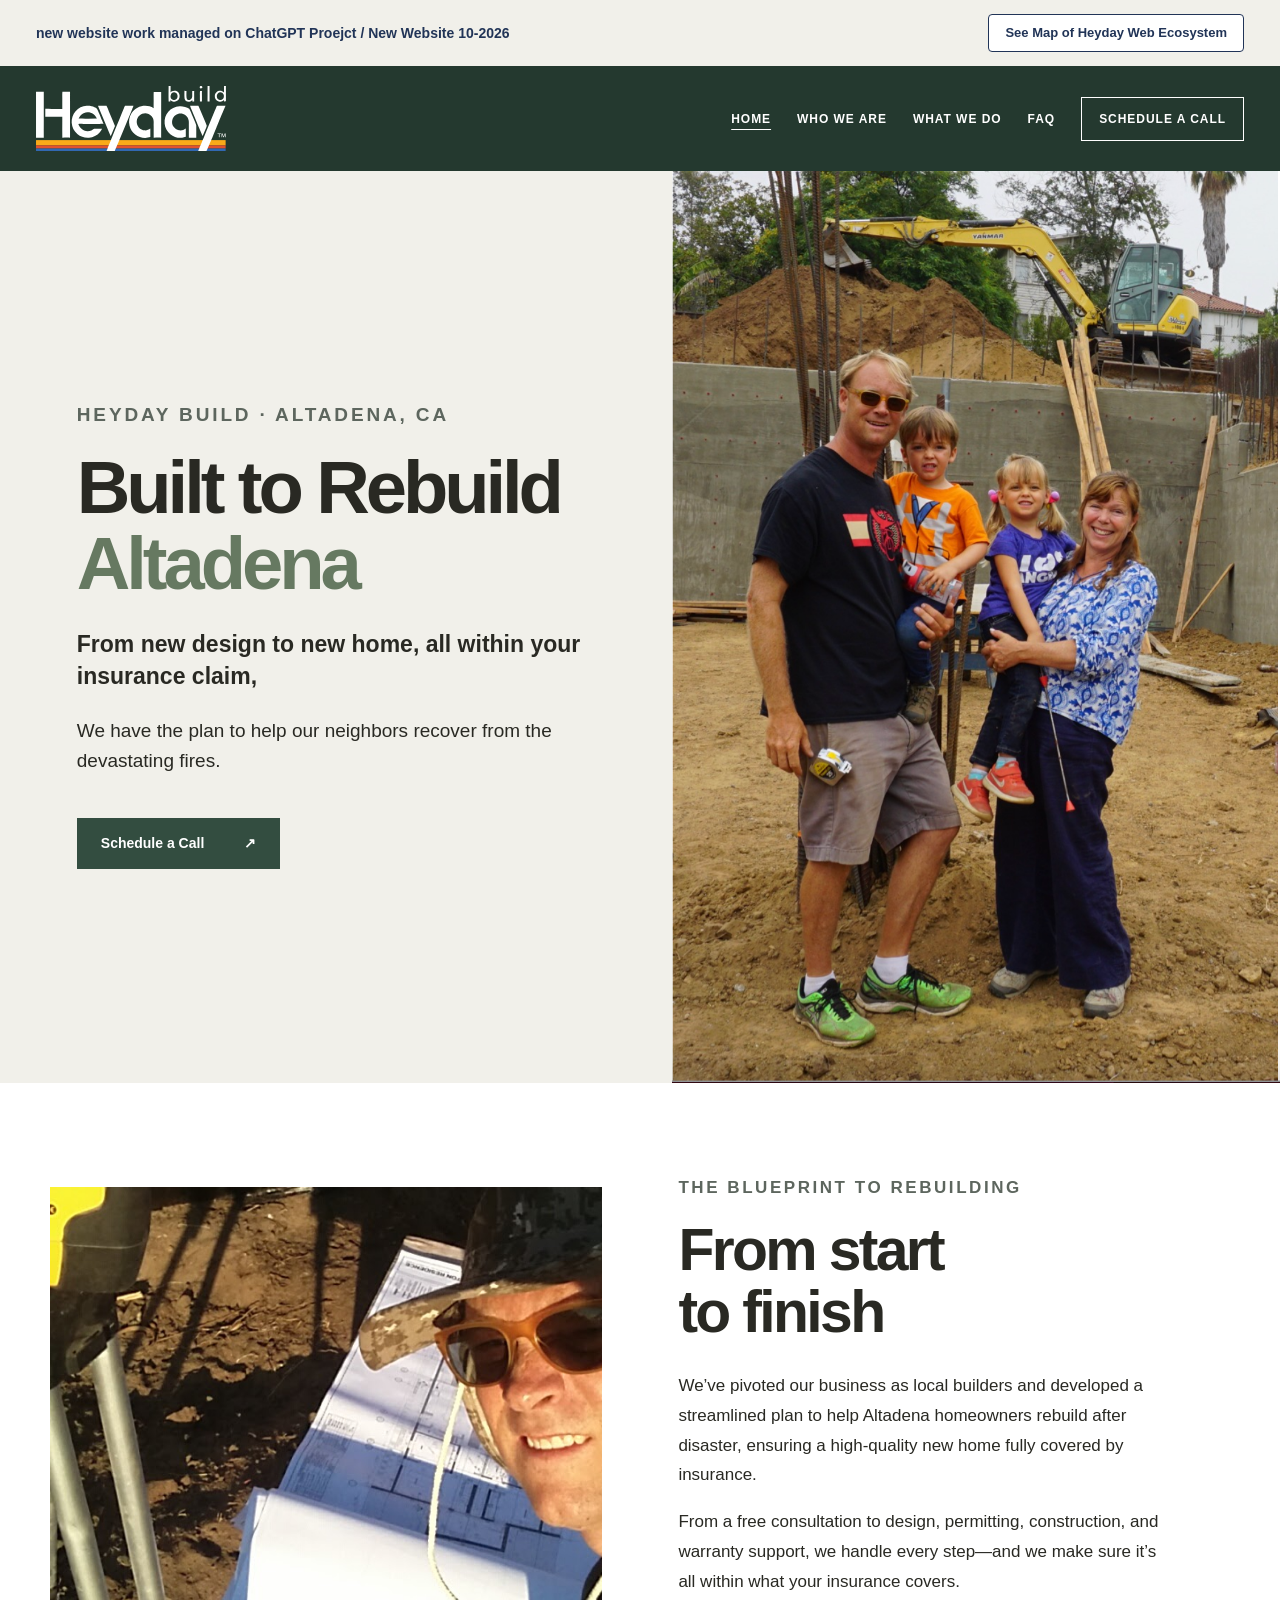
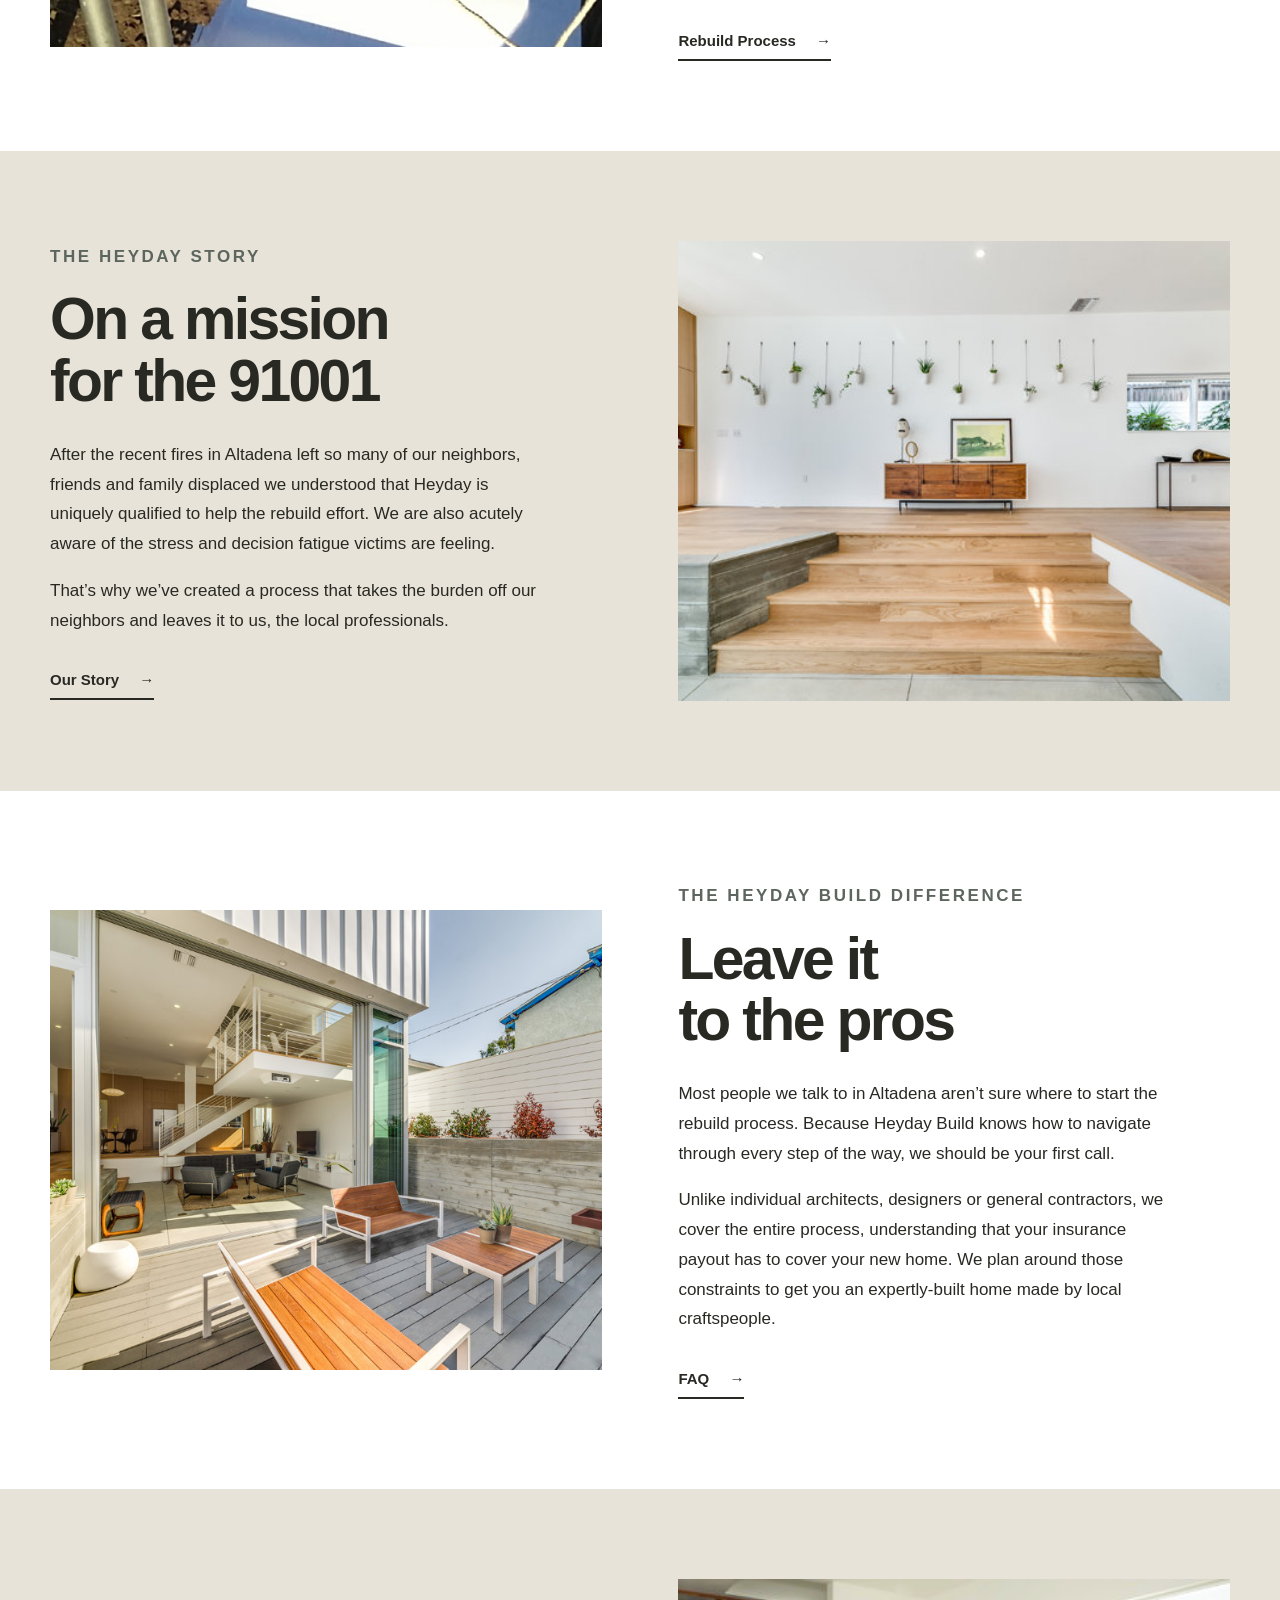
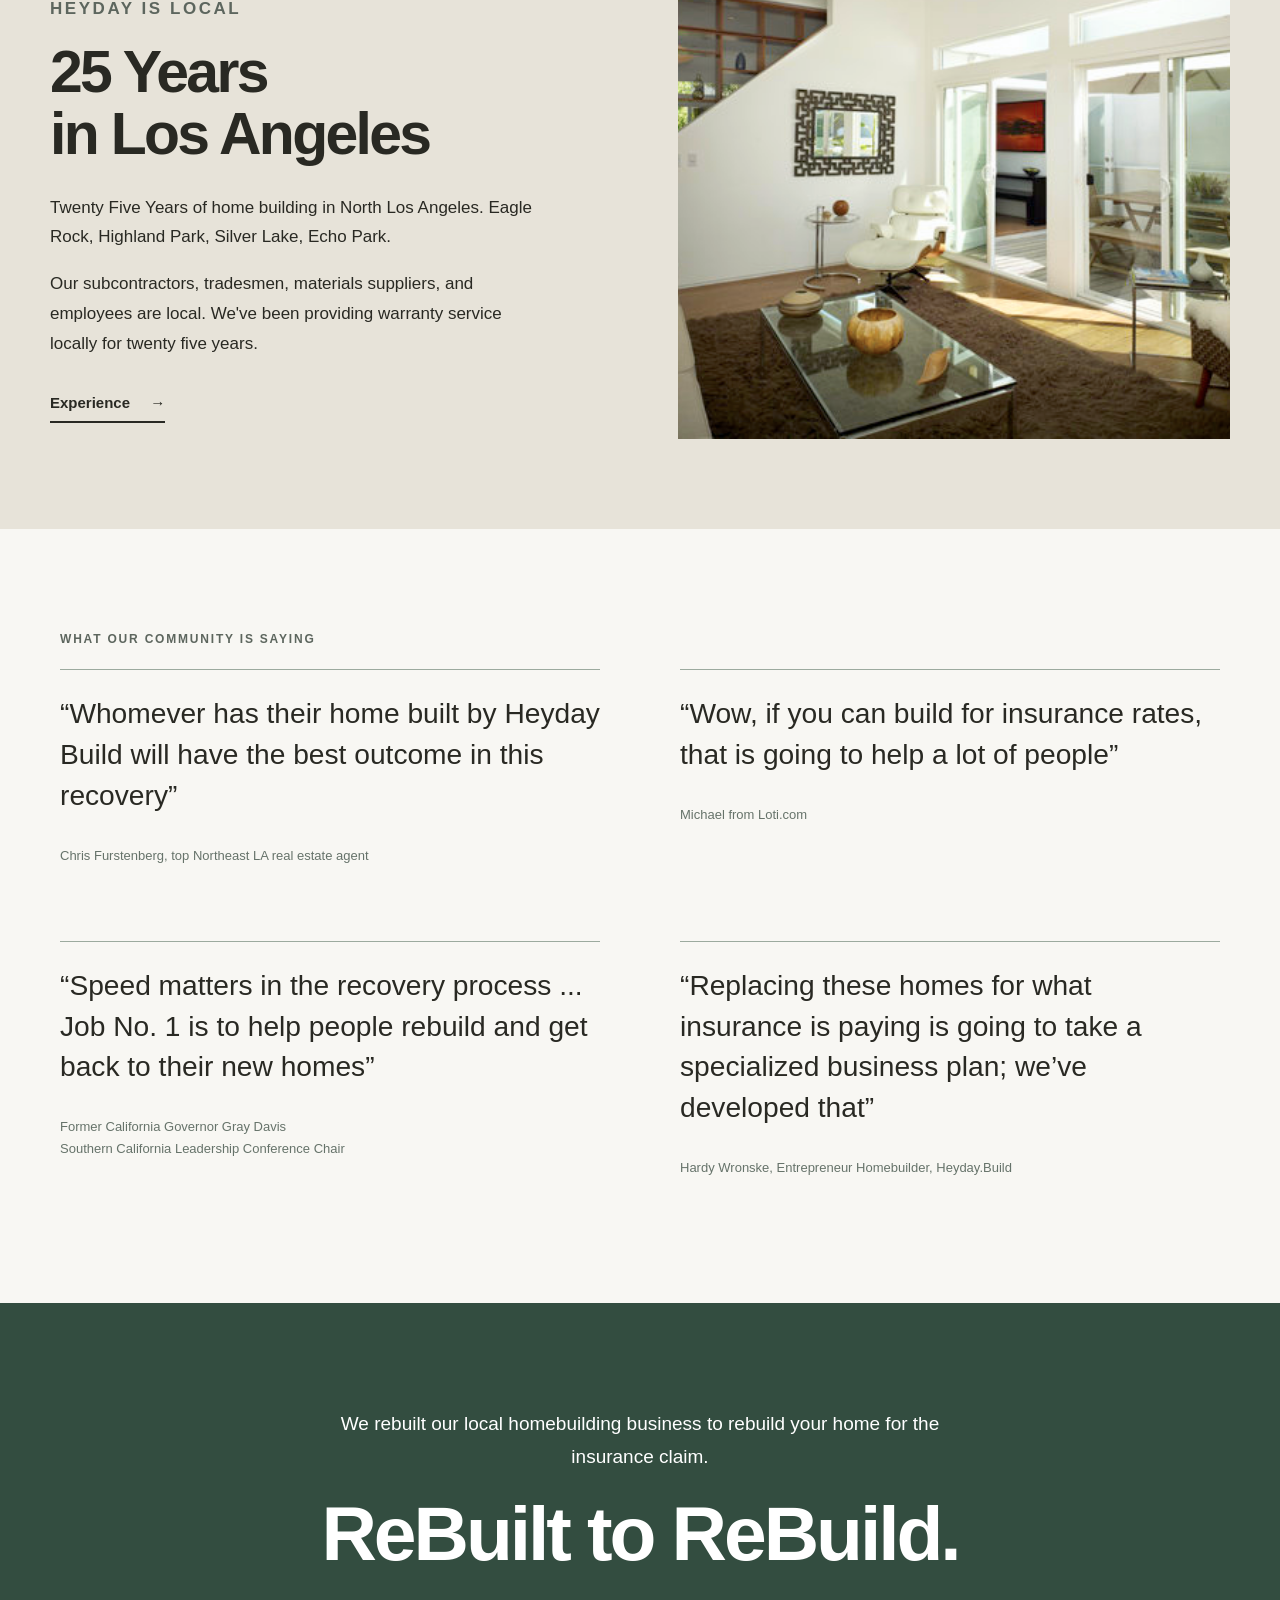
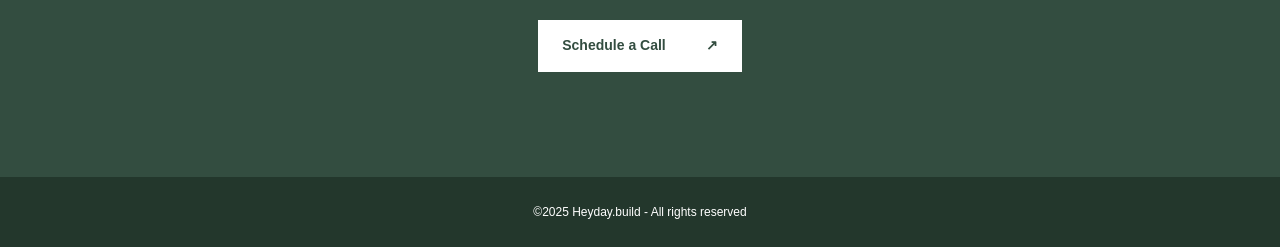
<file: index.html>
<!doctype html>
<html lang="en"><head><meta charset="utf-8"><meta name="viewport" content="width=device-width,initial-scale=1"><title>Home | Local Builder with Insurance Estimating</title><meta name="description" content="HeyDay Build: Built to Rebuild Altadena. From new design to new home, all within your insurance claim."><link rel="stylesheet" href="styles.css"></head><body>
<header class="site-header"><div style="background:#f1f0ea;color:#213457"><div style="max-width:1280px;margin:auto;padding:14px 36px;display:flex;justify-content:space-between;align-items:center;gap:16px;flex-wrap:wrap"><span style="font-size:14px;font-weight:600;line-height:1.5">new website work managed on ChatGPT Proejct / New Website 10-2026</span><a href="/map" style="display:inline-block;margin-left:auto;padding:9px 16px;border:1px solid #213457;border-radius:4px;color:#213457;background:#fff;text-decoration:none;font-size:13px;font-weight:700;line-height:1.4;text-align:center">See Map of Heyday Web Ecosystem</a></div></div><div class="top"><a class="wordmark logo-link" href="/" aria-label="Heyday Build home"><img src="images/heyday-build-logo.svg" alt="Heyday Build" width="540" height="185"></a><button class="menu-toggle" aria-label="Toggle navigation" aria-expanded="false" onclick="let n=document.querySelector('.navlinks');let x=n.classList.toggle('open');this.setAttribute('aria-expanded',x)">MENU <span aria-hidden="true">☰</span></button><nav class="navlinks" aria-label="Main navigation"><a class="active" href="/">HOME</a><a href="who-we-are.html">WHO WE ARE</a><a href="what-we-do.html">WHAT WE DO</a><a href="faq.html">FAQ</a><a href="https://calendly.com/hardy-heyday-build/call-with-hardy" class="nav-cta">SCHEDULE A CALL</a></nav></div></header>
<main id="main">
<section class="intro"><div class="intro-inner"><div class="intro-copy"><p class="overline">HEYDAY BUILD · ALTADENA, CA</p><h1>Built to Rebuild<br><em>Altadena</em></h1><p class="lead">From new design to new home, all within your insurance claim,</p><p>We have the plan to help our neighbors recover from the devastating fires.</p><a class="btn" href="https://calendly.com/hardy-heyday-build/call-with-hardy">Schedule a Call <span aria-hidden="true">↗</span></a></div><div class="intro-image"><img src="images/heyday-family.png" alt="HeyDay Build family at a construction site" fetchpriority="high"></div></div></section>
<section class="feature feature-white"><div class="feature-inner"><div class="photo"><img src="images/construction-plans.jpg" alt="Building plans laid out at the site" loading="lazy"></div><div class="copy"><p class="overline">THE BLUEPRINT TO REBUILDING</p><h2>From start<br>to finish</h2><p>We’ve pivoted our business as local builders and developed a streamlined plan to help Altadena homeowners rebuild after disaster, ensuring a high-quality new home fully covered by insurance.</p><p>From a free consultation to design, permitting, construction, and warranty support, we handle every step—and we make sure it’s all within what your insurance covers.</p><a class="text-link" href="what-we-do.html">Rebuild Process <span aria-hidden="true">→</span></a></div></div></section>
<section class="feature feature-tan"><div class="feature-inner reverse"><div class="photo"><img src="images/completed-home.jpg" alt="HeyDay Build completed residence" loading="lazy"></div><div class="copy"><p class="overline">THE HEYDAY STORY</p><h2>On a mission<br>for the 91001</h2><p>After the recent fires in Altadena left so many of our neighbors, friends and family displaced we understood that Heyday is uniquely qualified to help the rebuild effort. We are also acutely aware of the stress and decision fatigue victims are feeling.</p><p>That’s why we’ve created a process that takes the burden off our neighbors and leaves it to us, the local professionals.</p><a class="text-link" href="who-we-are.html">Our Story <span aria-hidden="true">→</span></a></div></div></section>
<section class="feature feature-white"><div class="feature-inner"><div class="photo"><img src="images/indoor-outdoor-home.jpg" alt="Renovated home opening onto outdoor living space" loading="lazy"></div><div class="copy"><p class="overline">THE HEYDAY BUILD DIFFERENCE</p><h2>Leave it<br>to the pros</h2><p>Most people we talk to in Altadena aren’t sure where to start the rebuild process. Because Heyday Build knows how to navigate through every step of the way, we should be your first call.</p><p>Unlike individual architects, designers or general contractors, we cover the entire process, understanding that your insurance payout has to cover your new home. We plan around those constraints to get you an expertly-built home made by local craftspeople.</p><a class="text-link" href="faq.html">FAQ <span aria-hidden="true">→</span></a></div></div></section>
<section class="feature feature-tan"><div class="feature-inner reverse"><div class="photo"><img src="images/home-interior.jpg" alt="Completed residential interior" loading="lazy"></div><div class="copy"><p class="overline">HEYDAY IS LOCAL</p><h2>25 Years<br>in Los Angeles</h2><p>Twenty Five Years of home building in North Los Angeles. Eagle Rock, Highland Park, Silver Lake, Echo Park.</p><p>Our subcontractors, tradesmen, materials suppliers, and employees are local. We've been providing warranty service locally for twenty five years.</p><a class="text-link" href="what-we-do.html#experience">Experience <span aria-hidden="true">→</span></a></div></div></section>
<section class="testimonials"><div class="contained"><p class="overline">WHAT OUR COMMUNITY IS SAYING</p><div class="quote-grid"><blockquote><p>“Whomever has their home built by Heyday Build will have the best outcome in this recovery”</p><footer>Chris Furstenberg, top Northeast LA real estate agent</footer></blockquote><blockquote><p>“Wow, if you can build for insurance rates, that is going to help a lot of people”</p><footer>Michael from Loti.com</footer></blockquote><blockquote><p>“Speed matters in the recovery process ... Job No. 1 is to help people rebuild and get back to their new homes”</p><footer>Former California Governor Gray Davis<br>Southern California Leadership Conference Chair</footer></blockquote><blockquote><p>“Replacing these homes for what insurance is paying is going to take a specialized business plan; we’ve developed that”</p><footer>Hardy Wronske, Entrepreneur Homebuilder, Heyday.Build</footer></blockquote></div></div></section>
<section class="end-cta"><div class="contained"><p>We rebuilt our local homebuilding business to rebuild your home for the insurance claim.</p><h2>ReBuilt to ReBuild.</h2><a class="btn light" href="https://calendly.com/hardy-heyday-build/call-with-hardy">Schedule a Call <span aria-hidden="true">↗</span></a></div></section>
</main><footer class="site-footer">©2025 Heyday.build - All rights reserved</footer></body></html>
</file>
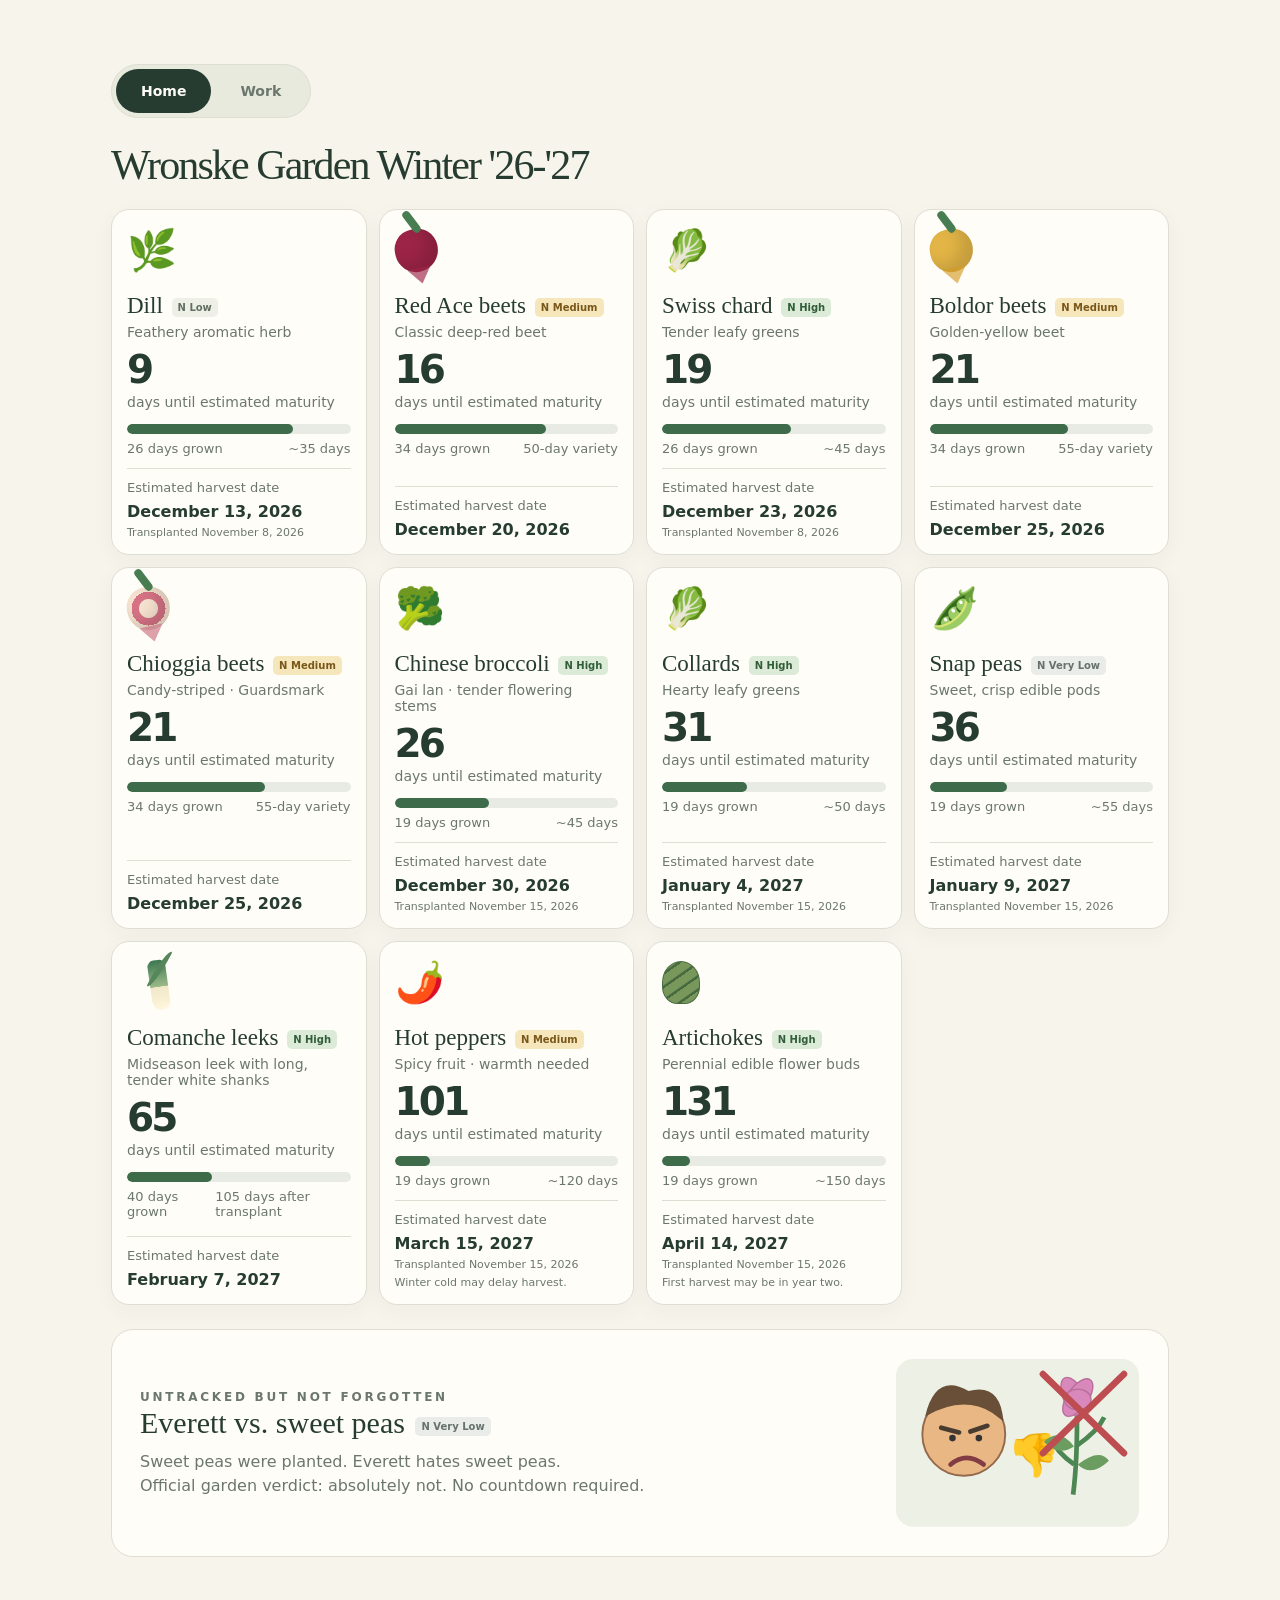
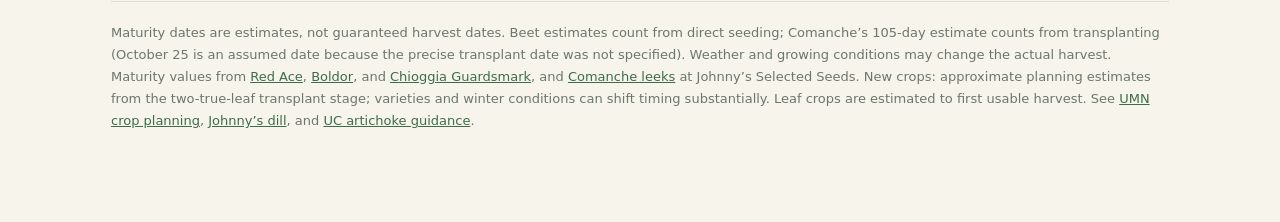
<file: garden/index.html>
<!doctype html>
<html lang="en"><head><meta charset="utf-8"><meta name="viewport" content="width=device-width,initial-scale=1">
<meta name="robots" content="noindex,nofollow"><meta name="theme-color" content="#f7f4eb">
<title>Garden Harvest Countdown</title>
<style>
:root{--ink:#263c31;--muted:#6b776d;--paper:#f7f4eb;--line:#deded3;--green:#3e6c4b}
*{box-sizing:border-box}body{margin:0;background:var(--paper);font-family:system-ui,-apple-system,BlinkMacSystemFont,"Segoe UI",sans-serif;color:var(--ink)}
main{max-width:1110px;margin:0 auto;padding:64px 26px 90px}
.eyebrow{letter-spacing:.23em;text-transform:uppercase;color:var(--green);font-weight:750;font-size:12px}
h1{font-family:Georgia,serif;font-size:clamp(23px,3.5vw,42px);line-height:1.03;letter-spacing:-.045em;font-weight:400;margin:18px 0 22px}
.lead{font-size:18px;color:var(--muted);line-height:1.6;max-width:670px}
.meta{display:flex;gap:18px;flex-wrap:wrap;margin:32px 0 42px}.chip{background:#e8eadd;border:1px solid #d6dcce;border-radius:50px;padding:11px 17px;font-size:14px}
.grid{display:grid;grid-template-columns:repeat(4,minmax(0,1fr));gap:12px}
.card{background:#fffdf8;border:1px solid var(--line);border-radius:18px;padding:15px;box-shadow:0 6px 22px #273b2b0a;display:flex;flex-direction:column;min-height:250px}
.art{height:50px;display:flex;align-items:center;margin-bottom:18px}
.beet{height:43px;width:43px;border-radius:48% 49% 54% 51%;position:relative;transform:rotate(-13deg);box-shadow:inset -10px -9px 15px #0002}
.beet:before{content:"";position:absolute;width:8px;height:25px;background:#477d50;top:-20px;left:19px;transform:rotate(-24deg);border-radius:9px}
.beet:after{content:"";position:absolute;border-left:12px solid transparent;border-right:12px solid transparent;border-top:16px solid currentColor;bottom:-12px;left:8px;opacity:.65}
.leek-icon{height:49px;width:48px;position:relative}.leek-icon:before{content:"";position:absolute;left:23px;top:2px;width:18px;height:50px;border-radius:8px 8px 11px 11px;background:linear-gradient(to bottom,#3c7750 0%,#9cb989 53%,#f1e7c9 54%,#fff6dc 100%);transform:rotate(-8deg)}.leek-icon:after{content:"";position:absolute;left:29px;top:-10px;width:7px;height:42px;background:#56865b;border-radius:90% 10% 90% 10%;transform:rotate(28deg)}.sweet-panel{margin-top:24px;background:#fffdf8;border:1px solid var(--line);border-radius:22px;padding:28px;display:flex;align-items:center;justify-content:space-between;gap:30px}.sweet-panel h2{font:normal 30px Georgia,serif;margin:0 0 10px}.sweet-panel p{color:var(--muted);line-height:1.5;margin:0}.sweet-art{flex:none;width:245px;max-width:45%}@media(max-width:600px){.sweet-panel{flex-direction:column;align-items:flex-start}.sweet-art{max-width:100%;align-self:center}}.red{background:#9c2447;color:#9c2447}.gold{background:#e3b546;color:#d49d26}.stripe{background:repeating-radial-gradient(circle,#f5e1cf 0px,#f5e1cf 9px,#d57385 10px,#d57385 17px);color:#c97081}
.card h2{font-family:Georgia,serif;font-size:23px;font-weight:400;margin:0}.descriptor{color:var(--muted);font-size:14px;margin:5px 0 10px}
.count{font-size:39px;font-weight:700;letter-spacing:-.075em;line-height:1;font-variant-numeric:tabular-nums}
.unit{font-size:14px;color:var(--muted);margin-top:5px}.progress{height:10px;border-radius:20px;background:#e8ebe3;overflow:hidden;margin-top:14px}.fill{height:100%;border-radius:20px;background:var(--green);width:0;transition:width .3s}
.split{display:flex;justify-content:space-between;gap:10px;color:var(--muted);font-size:13px;margin:7px 0 12px}
.harvest{margin-top:auto;padding-top:11px;border-top:1px solid var(--line);font-size:13px;color:var(--muted)}.harvest strong{display:block;font-size:16px;color:var(--ink);margin-top:7px;font-weight:650}
footer{border-top:1px solid var(--line);margin-top:44px;padding-top:20px;color:var(--muted);font-size:13px;line-height:1.7}
a{color:var(--green)}.status{font-size:15px;font-weight:650;color:#397348;margin:12px 0 0;min-height:20px}
@media(max-width:1050px){.grid{grid-template-columns:repeat(2,minmax(0,1fr))}}@media(max-width:650px){.grid{grid-template-columns:1fr}.card{min-height:0}.count{font-size:60px}main{padding:42px 20px 60px}.meta{margin:25px 0 30px}}

[hidden]{display:none!important}
.garden-toggle{display:inline-flex;gap:4px;padding:4px;border:1px solid var(--line);border-radius:50px;background:#e8eadd;margin-bottom:8px}
.garden-toggle button{border:0;border-radius:40px;padding:10px 25px;font:600 14px system-ui;cursor:pointer;color:var(--muted);background:transparent;min-height:44px}
.garden-toggle button[aria-pressed="true"]{background:var(--ink);color:#fffdf8}
.garden-toggle button:focus-visible{outline:3px solid var(--green);outline-offset:3px}
.work-planting{background:#fffdf8;border:1px solid var(--line);border-radius:18px;padding:24px}
.work-planting h2{font:normal 27px Georgia,serif;margin:8px 0}
.work-planting p{color:var(--muted);line-height:1.6}
.planting-date{font-size:14px;font-weight:650;color:var(--green)}
.crop-list{list-style:none;padding:0;margin:22px 0 0;display:grid;grid-template-columns:repeat(4,minmax(0,1fr));gap:12px}
.crop-list li{padding:18px 12px;background:#edf0e5;border-radius:12px;font:normal 21px Georgia,serif}
@media(max-width:650px){.crop-list{grid-template-columns:repeat(2,minmax(0,1fr))}.work-planting{padding:20px}}

/* Work garden seasonal timeline */
.season-intro{color:var(--muted);font-size:14px;line-height:1.6;margin:8px 0 18px}
.timeline-legend{display:flex;gap:18px;flex-wrap:wrap;font-size:13px;margin:18px 0 25px}
.timeline-legend span{display:flex;align-items:center;gap:7px}
.swatch{width:22px;height:10px;border-radius:10px;display:inline-block}
.growth{background:#79a366}.bloom{background:#b577aa}.harvest-window{background:#d6a33e}
.season-axis{display:grid;grid-template-columns:30fr 31fr 31fr 28fr 31fr;font-size:12px;color:var(--muted);padding:0 0 9px;border-bottom:1px solid var(--line)}
.season-axis span{border-left:1px solid var(--line);padding-left:8px}
.plant-row{padding:20px 0;border-bottom:1px solid var(--line)}
.plant-row:last-of-type{border-bottom:0}
.plant-heading{display:flex;justify-content:space-between;align-items:baseline;gap:10px;margin-bottom:11px}
.plant-heading h2{font:normal 23px Georgia,serif;margin:0}
.plant-heading span{font-size:12px;color:var(--muted)}
.season-bar{height:54px;background:#eeeee6;border-radius:8px;position:relative;overflow:hidden}
.month-line{position:absolute;top:0;bottom:0;width:1px;background:#263c3112;z-index:1}
.phase{position:absolute;height:17px;border-radius:5px;top:7px}
.phase.bloom,.phase.harvest-window{top:30px}
.today-line{position:absolute;top:0;bottom:0;width:2px;background:var(--ink);z-index:2}
.plant-notes{font-size:13px;line-height:1.6;color:var(--muted);margin:9px 0 0}
.season-footnote{margin-top:23px;color:var(--muted);font-size:12px;line-height:1.7}
@media(max-width:650px){.plant-heading{display:block}.plant-heading span{display:block;margin-top:5px}.season-axis{font-size:11px}.season-axis span{padding-left:4px}.timeline-legend{gap:10px}}

.new-crop-icon{font-size:40px;line-height:1}.new-crop-icon.artichoke{width:38px;height:43px;border-radius:50% 50% 40% 40%;background:repeating-linear-gradient(145deg,#78975a 0 8px,#476a40 9px 11px);border:1px solid #476a40}.harvest small{display:block;margin-top:5px;color:var(--muted);font-size:11px}.status:empty{display:none}
.n-tag{display:inline-block;vertical-align:middle;white-space:nowrap;font:650 10px/1.3 system-ui,sans-serif;letter-spacing:0;padding:3px 6px;border-radius:5px;margin-left:3px;background:#eef0e8;color:#626e61}.n-high{background:#dcebd8;color:#315e38}.n-medium{background:#f6e6bc;color:#795719}.n-very-low{background:#e9ece8;color:#66726b}
</style></head>
<body><main>
<nav class="garden-toggle" aria-label="Garden section"><button type="button" data-section="home" aria-pressed="true" aria-controls="home-section">Home</button><button type="button" data-section="work" aria-pressed="false" aria-controls="work-section">Work</button></nav>
<div id="home-section">
<h1>Wronske Garden Winter '26-'27</h1>
<section class="grid" aria-label="Home garden maturity countdowns">
<article class="card" data-days="35" data-start="2026-11-08"><div class="art"><span class="new-crop-icon dill" aria-hidden="true">🌿</span></div><h2>Dill <span class="n-tag n-low" title="Supplemental nitrogen requirement">N Low</span></h2><p class="descriptor">Feathery aromatic herb</p><div class="count" data-remaining>26</div><div class="unit">days until estimated maturity</div><div class="status" data-status></div><div class="progress" role="progressbar" aria-label="Dill growing progress" aria-valuemin="0" aria-valuemax="100"><div class="fill"></div></div><div class="split"><span data-elapsed>9 days grown</span><span>~35 days</span></div><div class="harvest">Estimated harvest date<strong>December 13, 2026</strong><small>Transplanted November 8, 2026</small></div></article>
<article class="card" data-days="50"><div class="art"><div class="beet red" aria-hidden="true"></div></div><h2>Red Ace beets <span class="n-tag n-medium" title="Supplemental nitrogen requirement">N Medium</span></h2><p class="descriptor">Classic deep-red beet</p><div class="count" data-remaining>49</div><div class="unit">days until estimated maturity</div><div class="status" data-status></div><div class="progress" role="progressbar" aria-label="Red Ace growing progress" aria-valuemin="0" aria-valuemax="100"><div class="fill"></div></div><div class="split"><span data-elapsed>1 day grown</span><span>50-day variety</span></div><div class="harvest">Estimated harvest date<strong>December 20, 2026</strong></div></article>
<article class="card" data-days="45" data-start="2026-11-08"><div class="art"><span class="new-crop-icon chard" aria-hidden="true">🥬</span></div><h2>Swiss chard <span class="n-tag n-high" title="Supplemental nitrogen requirement">N High</span></h2><p class="descriptor">Tender leafy greens</p><div class="count" data-remaining>36</div><div class="unit">days until estimated maturity</div><div class="status" data-status></div><div class="progress" role="progressbar" aria-label="Swiss chard growing progress" aria-valuemin="0" aria-valuemax="100"><div class="fill"></div></div><div class="split"><span data-elapsed>9 days grown</span><span>~45 days</span></div><div class="harvest">Estimated harvest date<strong>December 23, 2026</strong><small>Transplanted November 8, 2026</small></div></article>
<article class="card" data-days="55"><div class="art"><div class="beet gold" aria-hidden="true"></div></div><h2>Boldor beets <span class="n-tag n-medium" title="Supplemental nitrogen requirement">N Medium</span></h2><p class="descriptor">Golden-yellow beet</p><div class="count" data-remaining>54</div><div class="unit">days until estimated maturity</div><div class="status" data-status></div><div class="progress" role="progressbar" aria-label="Boldor growing progress" aria-valuemin="0" aria-valuemax="100"><div class="fill"></div></div><div class="split"><span data-elapsed>1 day grown</span><span>55-day variety</span></div><div class="harvest">Estimated harvest date<strong>December 25, 2026</strong></div></article>
<article class="card" data-days="55"><div class="art"><div class="beet stripe" aria-hidden="true"></div></div><h2>Chioggia beets <span class="n-tag n-medium" title="Supplemental nitrogen requirement">N Medium</span></h2><p class="descriptor">Candy-striped · Guardsmark</p><div class="count" data-remaining>54</div><div class="unit">days until estimated maturity</div><div class="status" data-status></div><div class="progress" role="progressbar" aria-label="Chioggia growing progress" aria-valuemin="0" aria-valuemax="100"><div class="fill"></div></div><div class="split"><span data-elapsed>1 day grown</span><span>55-day variety</span></div><div class="harvest">Estimated harvest date<strong>December 25, 2026</strong></div></article>
<article class="card" data-days="45" data-start="2026-11-15"><div class="art"><span class="new-crop-icon broccoli" aria-hidden="true">🥦</span></div><h2>Chinese broccoli <span class="n-tag n-high" title="Supplemental nitrogen requirement">N High</span></h2><p class="descriptor">Gai lan · tender flowering stems</p><div class="count" data-remaining>43</div><div class="unit">days until estimated maturity</div><div class="status" data-status></div><div class="progress" role="progressbar" aria-label="Chinese broccoli growing progress" aria-valuemin="0" aria-valuemax="100"><div class="fill"></div></div><div class="split"><span data-elapsed>2 days grown</span><span>~45 days</span></div><div class="harvest">Estimated harvest date<strong>December 30, 2026</strong><small>Transplanted November 15, 2026</small></div></article>
<article class="card" data-days="50" data-start="2026-11-15"><div class="art"><span class="new-crop-icon collards" aria-hidden="true">🥬</span></div><h2>Collards <span class="n-tag n-high" title="Supplemental nitrogen requirement">N High</span></h2><p class="descriptor">Hearty leafy greens</p><div class="count" data-remaining>48</div><div class="unit">days until estimated maturity</div><div class="status" data-status></div><div class="progress" role="progressbar" aria-label="Collards growing progress" aria-valuemin="0" aria-valuemax="100"><div class="fill"></div></div><div class="split"><span data-elapsed>2 days grown</span><span>~50 days</span></div><div class="harvest">Estimated harvest date<strong>January 4, 2027</strong><small>Transplanted November 15, 2026</small></div></article>
<article class="card" data-days="55" data-start="2026-11-15"><div class="art"><span class="new-crop-icon peas" aria-hidden="true">🫛</span></div><h2>Snap peas <span class="n-tag n-very-low" title="Supplemental nitrogen requirement">N Very Low</span></h2><p class="descriptor">Sweet, crisp edible pods</p><div class="count" data-remaining>53</div><div class="unit">days until estimated maturity</div><div class="status" data-status></div><div class="progress" role="progressbar" aria-label="Snap peas growing progress" aria-valuemin="0" aria-valuemax="100"><div class="fill"></div></div><div class="split"><span data-elapsed>2 days grown</span><span>~55 days</span></div><div class="harvest">Estimated harvest date<strong>January 9, 2027</strong><small>Transplanted November 15, 2026</small></div></article>
<article class="card" data-days="105" data-start="2026-10-25"><div class="art"><div class="leek-icon" aria-hidden="true"></div></div><h2>Comanche leeks <span class="n-tag n-high" title="Supplemental nitrogen requirement">N High</span></h2><p class="descriptor">Midseason leek with long, tender white shanks</p><div class="count" data-remaining>98</div><div class="unit">days until estimated maturity</div><div class="status" data-status></div><div class="progress" role="progressbar" aria-label="Comanche leek growing progress" aria-valuemin="0" aria-valuemax="100"><div class="fill"></div></div><div class="split"><span data-elapsed>7 days since transplant</span><span>105 days after transplant</span></div><div class="harvest">Estimated harvest date<strong>February 7, 2027</strong></div></article>
<article class="card" data-days="120" data-start="2026-11-15"><div class="art"><span class="new-crop-icon pepper" aria-hidden="true">🌶️</span></div><h2>Hot peppers <span class="n-tag n-medium" title="Supplemental nitrogen requirement">N Medium</span></h2><p class="descriptor">Spicy fruit · warmth needed</p><div class="count" data-remaining>118</div><div class="unit">days until estimated maturity</div><div class="status" data-status></div><div class="progress" role="progressbar" aria-label="Hot peppers growing progress" aria-valuemin="0" aria-valuemax="100"><div class="fill"></div></div><div class="split"><span data-elapsed>2 days grown</span><span>~120 days</span></div><div class="harvest">Estimated harvest date<strong>March 15, 2027</strong><small>Transplanted November 15, 2026</small><small>Winter cold may delay harvest.</small></div></article>
<article class="card" data-days="150" data-start="2026-11-15"><div class="art"><span class="new-crop-icon artichoke" aria-hidden="true"></span></div><h2>Artichokes <span class="n-tag n-high" title="Supplemental nitrogen requirement">N High</span></h2><p class="descriptor">Perennial edible flower buds</p><div class="count" data-remaining>148</div><div class="unit">days until estimated maturity</div><div class="status" data-status></div><div class="progress" role="progressbar" aria-label="Artichokes growing progress" aria-valuemin="0" aria-valuemax="100"><div class="fill"></div></div><div class="split"><span data-elapsed>2 days grown</span><span>~150 days</span></div><div class="harvest">Estimated harvest date<strong>April 14, 2027</strong><small>Transplanted November 15, 2026</small><small>First harvest may be in year two.</small></div></article>
</section>
<aside class="sweet-panel"><div><p class="eyebrow">Untracked but not forgotten</p><h2>Everett vs. sweet peas <span class="n-tag n-very-low" title="Supplemental nitrogen requirement">N Very Low</span></h2><p>Sweet peas were planted. Everett hates sweet peas.<br>Official garden verdict: absolutely not. No countdown required.</p></div><svg class="sweet-art" viewBox="0 0 260 180" role="img" aria-label="Funny cartoon of Everett scowling at sweet pea flowers and giving them a thumbs-down"><rect x="1" y="1" width="258" height="178" rx="18" fill="#edf0e5"/><circle cx="73" cy="81" r="44" fill="#e9b784" stroke="#94694b" stroke-width="2"/><path d="M32 62 Q43 15 78 35 Q112 26 115 67 L103 58 Q72 39 32 62" fill="#694e38"/><path d="M49 74 l19 5 M80 78 l18 -6" stroke="#483b2f" stroke-width="5" stroke-linecap="round"/><circle cx="61" cy="85" r="3.5" fill="#333"/><circle cx="89" cy="85" r="3.5" fill="#333"/><path d="M59 113 Q76 99 94 113" stroke="#823c43" stroke-width="5" fill="none" stroke-linecap="round"/><text x="121" y="118" font-size="43">👎</text><path d="M189 145 Q194 106 193 49 M193 93 Q215 78 222 63 M190 113 Q171 99 166 86" stroke="#4c8753" stroke-width="5" fill="none"/><path d="M190 94 Q174 73 158 89 Q173 105 190 94 M194 113 Q217 95 227 109 Q208 127 194 113" fill="#6b9c60"/><g fill="#d988bc" stroke="#b96e9b" stroke-width="1.5"><ellipse cx="190" cy="42" rx="11" ry="23" transform="rotate(-25 190 42)"/><ellipse cx="194" cy="42" rx="11" ry="23" transform="rotate(35 194 42)"/><ellipse cx="194" cy="44" rx="14" ry="11"/></g><path d="M157 17 L243 101 M243 17 L157 101" stroke="#bd4d51" stroke-width="7" stroke-linecap="round"/></svg></aside>
<footer>Maturity dates are estimates, not guaranteed harvest dates. Beet estimates count from direct seeding; Comanche’s 105-day estimate counts from transplanting (October 25 is an assumed date because the precise transplant date was not specified). Weather and growing conditions may change the actual harvest. Maturity values from <a href="https://www.johnnyseeds.com/vegetables/beets/round-red-beets/red-ace-f1-beet-seed-125.11.html">Red Ace</a>, <a href="https://www.johnnyseeds.com/vegetables/beets/specialty-beets/boldor-beet-seed-3121.11.html">Boldor</a>, and <a href="https://www.johnnyseeds.com/vegetables/beets/specialty-beets/chioggia-guardsmark-beet-seed-25.html">Chioggia Guardsmark</a>, and <a href="https://www.johnnyseeds.com/vegetables/leeks/comanche-f1-leek-seed-4053.54.html">Comanche leeks</a> at Johnny’s Selected Seeds. New crops: approximate planning estimates from the two-true-leaf transplant stage; varieties and winter conditions can shift timing substantially. Leaf crops are estimated to first usable harvest. See <a href="https://extension.umn.edu/vegetable-growing-guides-farmers/crop-and-field-planning-tools-vegetable-farmers">UMN crop planning</a>, <a href="https://www.johnnyseeds.com/herbs/dill/bouquet-dill-seed-920.html">Johnny’s dill</a>, and <a href="https://ucanr.edu/site/mg-sonoma/artichokes">UC artichoke guidance</a>.</footer>
</div>
<div id="work-section" hidden>
<h1>Work Garden Winter '26-'27</h1>
<div class="planting-date">Yard replanted October 20, 2026</div>
<p class="season-intro">November 2026–March 2027 · Approximate seasonal windows for the Altadena yard.</p>
<div class="timeline-legend" aria-label="Timeline legend"><span><i class="swatch growth"></i>Green growth / cover</span><span><i class="swatch bloom"></i>Flowering</span><span><i class="swatch harvest-window"></i>Root harvest</span><span>│ Today</span></div>
<div class="season-axis" aria-hidden="true"><span>Nov '26</span><span>Dec</span><span>Jan '27</span><span>Feb</span><span>Mar</span></div>
<article class="plant-row"><div class="plant-heading"><h2>Bell-Fava beans</h2><span>Green winter cover · winter–spring flowers</span></div><div class="season-bar" role="img" aria-label="Bell-Fava beans: Green growth: November–March. Possible flowering: December–March; cool weather may delay the main flush until February."><span class="month-line" style="left:19.868%"></span><span class="month-line" style="left:40.397%"></span><span class="month-line" style="left:60.927%"></span><span class="month-line" style="left:79.470%"></span><span class="phase growth" style="left:0.000%;width:100.000%" title="Estimated green growth / cover" aria-hidden="true"></span><span class="phase bloom" style="left:19.868%;width:80.132%" title="Possible flowering window" aria-hidden="true"></span><span class="today-line" hidden></span></div><p class="plant-notes">Green growth: November–March. Possible flowering: December–March; cool weather may delay the main flush until February.</p></article>
<article class="plant-row"><div class="plant-heading"><h2>Strawberry clover</h2><span>Low green cover · later spring flowers</span></div><div class="season-bar" role="img" aria-label="Strawberry clover: Establishing in November, with green cover through March. Flowers generally arrive May–June, beyond this timeline."><span class="month-line" style="left:19.868%"></span><span class="month-line" style="left:40.397%"></span><span class="month-line" style="left:60.927%"></span><span class="month-line" style="left:79.470%"></span><span class="phase growth" style="left:9.272%;width:90.728%" title="Estimated green growth / cover" aria-hidden="true"></span><span class="today-line" hidden></span></div><p class="plant-notes">Establishing in November, with green cover through March. Flowers generally arrive May–June, beyond this timeline.</p></article>
<article class="plant-row"><div class="plant-heading"><h2>Daikon</h2><span>Fast green growth · early root maturity</span></div><div class="season-bar" role="img" aria-label="Daikon: Root harvest: approximately November 29–December 29 (40–70 days after sowing). If left unharvested, plants may stay green and flower in spring; March flowering is tentative."><span class="month-line" style="left:19.868%"></span><span class="month-line" style="left:40.397%"></span><span class="month-line" style="left:60.927%"></span><span class="month-line" style="left:79.470%"></span><span class="phase growth" style="left:0.000%;width:100.000%" title="Estimated green growth / cover" aria-hidden="true"></span><span class="phase bloom" style="left:79.470%;width:20.530%" title="Possible flowering window" aria-hidden="true"></span><span class="phase harvest-window" style="left:18.543%;width:20.530%" title="Approximate root harvest window" aria-hidden="true"></span><span class="today-line" hidden></span></div><p class="plant-notes">Root harvest: approximately November 29–December 29 (40–70 days after sowing). If left unharvested, plants may stay green and flower in spring; March flowering is tentative.</p></article>
<article class="plant-row"><div class="plant-heading"><h2>Hairy vetch</h2><span>Winter foliage · spring growth surge</span></div><div class="season-bar" role="img" aria-label="Hairy vetch: Slow establishment in November, then green winter growth with a spring surge. Flowers generally begin around April, beyond this timeline."><span class="month-line" style="left:19.868%"></span><span class="month-line" style="left:40.397%"></span><span class="month-line" style="left:60.927%"></span><span class="month-line" style="left:79.470%"></span><span class="phase growth" style="left:9.272%;width:90.728%" title="Estimated green growth / cover" aria-hidden="true"></span><span class="today-line" hidden></span></div><p class="plant-notes">Slow establishment in November, then green winter growth with a spring surge. Flowers generally begin around April, beyond this timeline.</p></article>
<p class="season-footnote">Planning estimates, not observed plant stages. Exact window boundaries are approximate interpretations of California growing guidance, adjusted for an October 20 sowing; variety, moisture, shade, and weather can shift them by several weeks. Green bars assume plants remain in place, receive adequate moisture, and are not harvested or cut back. Bell-Fava flowers may start early; clover and vetch may bloom after this chart ends.<br>Sources: <a href="https://sarep.ucdavis.edu/covercrop/bellbean">UC SAREP · Bell beans</a> · <a href="https://sarep.ucdavis.edu/covercrop/strawberryclover">Strawberry clover</a> · <a href="https://sarep.ucdavis.edu/covercrop/hairyvetch">Hairy vetch</a> · <a href="https://ucanr.edu/site/uc-master-gardeners-santa-clara-county/daikon">UC Master Gardeners · Daikon</a></p>
</div>
</main><script>
function selectSection(section){
 const selected=section==='work'?'work':'home';
 document.getElementById('home-section').hidden=selected!=='home';
 document.getElementById('work-section').hidden=selected!=='work';
 document.querySelectorAll('[data-section]').forEach(button=>button.setAttribute('aria-pressed',String(button.dataset.section===selected)));
}
document.querySelectorAll('[data-section]').forEach(button=>button.addEventListener('click',()=>{
 const section=button.dataset.section;
 history.replaceState(null,'','#'+section);
 selectSection(section);
}));
selectSection(location.hash.slice(1));
window.addEventListener('hashchange',()=>selectSection(location.hash.slice(1)));

function updateSeasonToday(){
 const local=new Intl.DateTimeFormat('en-CA',{timeZone:'America/Los_Angeles',year:'numeric',month:'2-digit',day:'2-digit'}).formatToParts(new Date());
 const part=k=>Number(local.find(p=>p.type===k).value);
 const today=Date.UTC(part('year'),part('month')-1,part('day'));
 const first=Date.UTC(2026,10,1),last=Date.UTC(2027,3,1);
 document.querySelectorAll('.today-line').forEach(marker=>{
  marker.hidden=today<first||today>=last;
  marker.style.left=Math.min(99.8,Math.max(0,(today-first)/(last-first)*100))+'%';
 });
}
updateSeasonToday();setInterval(updateSeasonToday,60000);
function updateCountdown(){
 const parts=new Intl.DateTimeFormat('en-US',{timeZone:'America/Los_Angeles',year:'numeric',month:'numeric',day:'numeric'}).formatToParts(new Date());
 const get=k=>Number(parts.find(p=>p.type===k).value);
 const year=get('year'),month=get('month'),day=get('day');
 const todayUTC=Date.UTC(year,month-1,day),planted=Date.UTC(2026,9,31);
 const beetElapsed=Math.round((todayUTC-planted)/86400000);
 
 document.querySelectorAll('.card').forEach(card=>{
  const total=Number(card.dataset.days),start=card.dataset.start?Date.UTC(...card.dataset.start.split('-').map((v,i)=>i===1?Number(v)-1:Number(v))):planted,elapsed=Math.round((todayUTC-start)/86400000),remaining=Math.max(0,total-elapsed),grown=Math.min(total,Math.max(0,elapsed));
  card.querySelector('[data-remaining]').textContent=remaining;
  card.querySelector('[data-elapsed]').textContent=grown+' '+(grown===1?'day':'days')+' grown';
  card.querySelector('.fill').style.width=(grown/total*100)+'%';
  card.querySelector('.progress').setAttribute('aria-valuenow',Math.round(grown/total*100));
  card.querySelector('[data-status]').textContent=elapsed>=total?'Estimated maturity reached — check your harvest!':'';
 });
}
updateCountdown();setInterval(updateCountdown,60000);
</script></body></html>
</file>
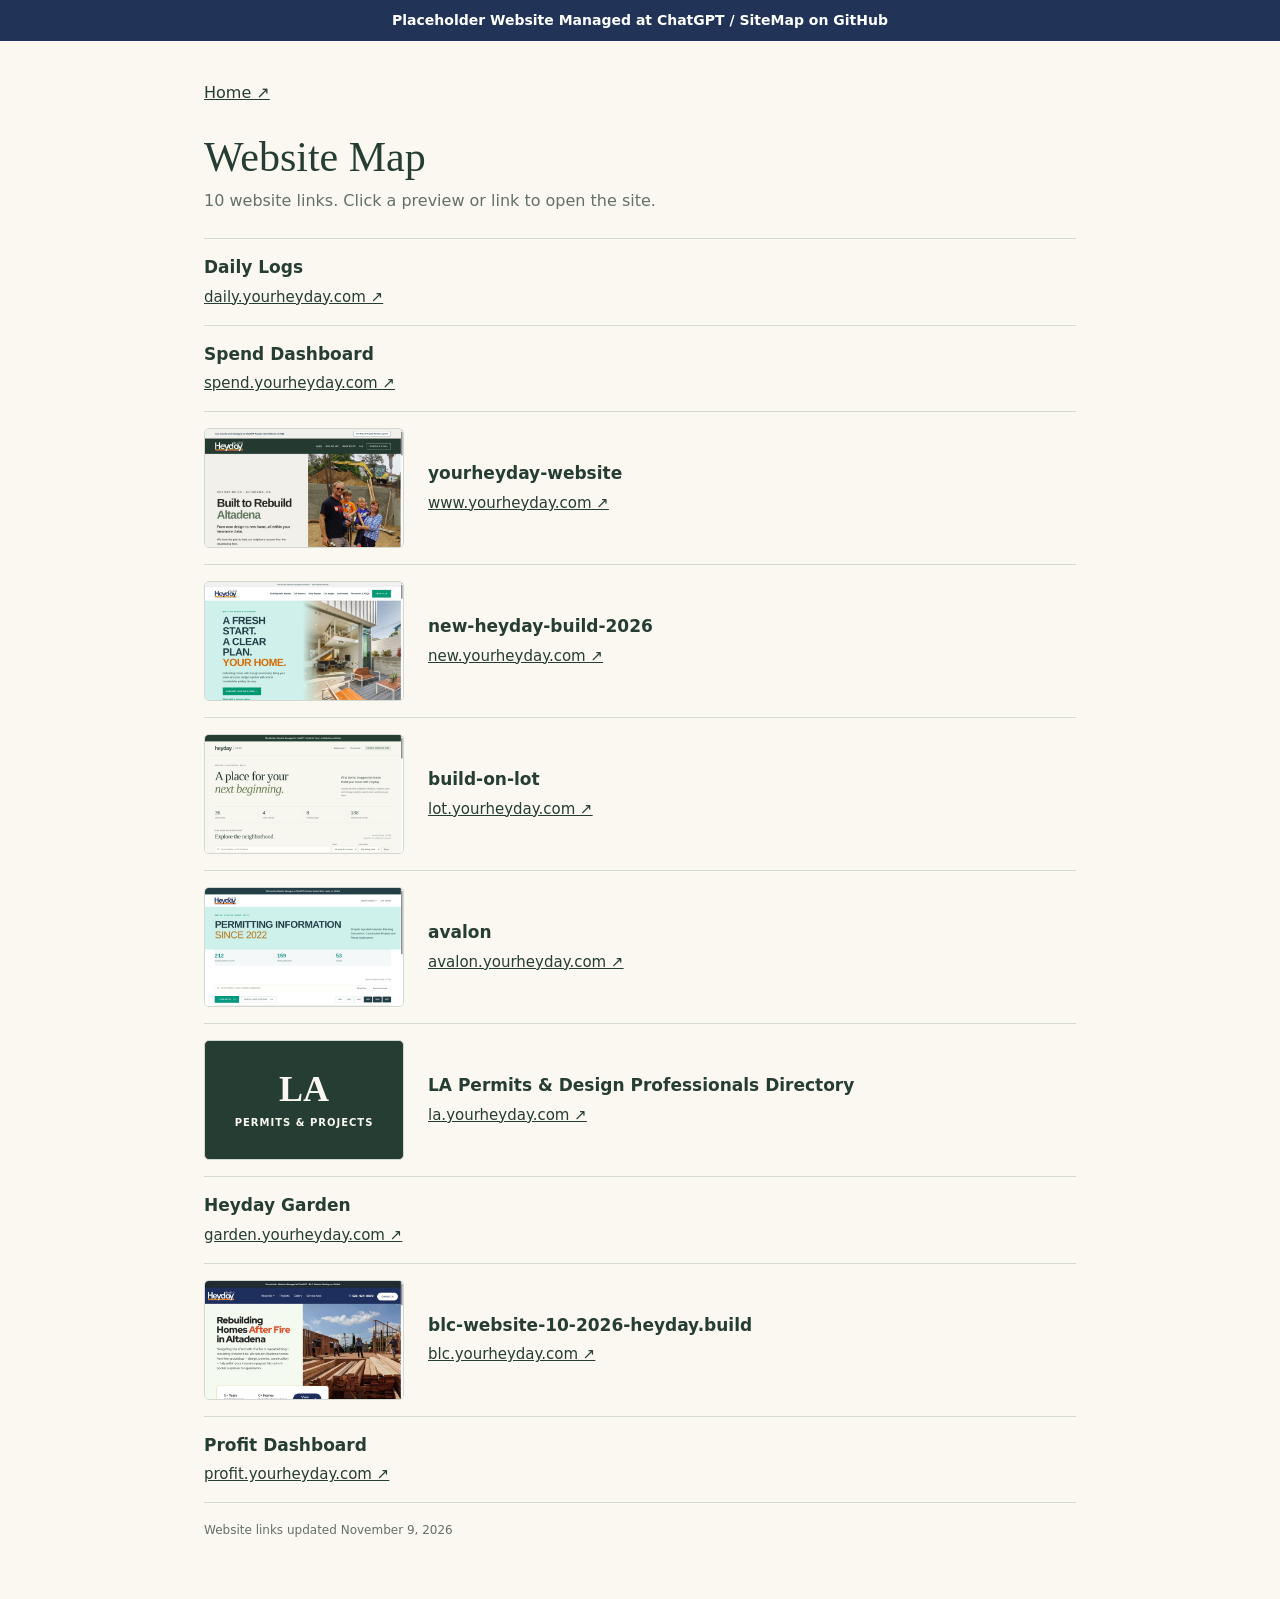
<file: map/index.html>
<!doctype html>
<html lang="en"><head><meta charset="utf-8"><meta name="viewport" content="width=device-width,initial-scale=1"><title>Website Map | Heyday Build</title><meta name="robots" content="noindex,follow"><style>
*{box-sizing:border-box}body{margin:0;background:#faf8f1;color:#263d33;font:16px/1.5 system-ui,sans-serif}main{max-width:920px;padding:40px 24px 60px;margin:auto}header{display:flex;justify-content:space-between;align-items:center;margin-bottom:28px}header img{width:140px;padding:12px;background:#263d33;border-radius:4px}a{color:inherit}h1{font:normal 42px Georgia,serif;margin:0 0 8px}p{color:#647068;margin:0 0 25px}ul{list-style:none;padding:0;margin:0}li{border-top:1px solid #d5dbd1;padding:16px 0;display:flex;align-items:center;gap:24px}.thumb{display:block;flex:0 0 200px}.thumb img{display:block;width:200px;height:120px;object-fit:cover;object-position:top;border:1px solid #d3d9d0;border-radius:5px;background:white}.details{min-width:0}h2{font-size:17px;margin:0 0 4px;font-weight:600;overflow-wrap:anywhere}.domain{font-size:15px;overflow-wrap:anywhere}.status{display:block;color:#9b532e;font-size:12px;margin-top:6px}footer{border-top:1px solid #d5dbd1;padding-top:18px;font-size:12px;color:#647068}a:focus-visible{outline:3px solid #b97837;outline-offset:4px}@media(max-width:560px){main{padding:24px 16px}.thumb{flex-basis:110px}.thumb img{width:110px;height:78px}li{gap:14px}h2{font-size:14px}.domain{font-size:13px}h1{font-size:34px}}
.la-preview{display:flex;flex-direction:column;align-items:center;justify-content:center;width:200px;height:120px;border:1px solid #d3d9d0;border-radius:5px;background:#263d33;color:#faf8f1;font:600 36px/1.1 Georgia,serif;text-align:center}.la-preview small{font:600 10px/1.4 system-ui,sans-serif;letter-spacing:1px;margin-top:6px}@media(max-width:560px){.la-preview{width:110px;height:78px;font-size:27px}.la-preview small{font-size:7px}}.placeholder-banner{background:#213457;color:#fff;text-align:center;padding:10px 16px;font:600 14px/1.5 system-ui,sans-serif}</style></head><body><div class="placeholder-banner" role="note">Placeholder Website Managed at ChatGPT / SiteMap on GitHub</div><main><header><a href="/">Home ↗</a></header><h1>Website Map</h1><p>10 website links. Click a preview or link to open the site.</p><ul><li><div class="details"><h2>Daily Logs</h2><a class="domain" href="https://daily.yourheyday.com/">daily.yourheyday.com ↗</a></div></li><li><div class="details"><h2>Spend Dashboard</h2><a class="domain" href="https://spend.yourheyday.com/">spend.yourheyday.com ↗</a></div></li><li><a class="thumb" href="https://www.yourheyday.com/" aria-label="Open yourheyday-website"><img src="/map/screenshots/project-website.jpg" alt="Screenshot of yourheyday-website" width="200" height="120"></a><div class="details"><h2>yourheyday-website</h2><a class="domain" href="https://www.yourheyday.com/">www.yourheyday.com ↗</a></div></li><li><a class="thumb" href="https://new.yourheyday.com/" aria-label="Open new-heyday-build-2026"><img src="/map/screenshots/project-new.jpg" alt="Screenshot of new-heyday-build-2026" width="200" height="120"></a><div class="details"><h2>new-heyday-build-2026</h2><a class="domain" href="https://new.yourheyday.com/">new.yourheyday.com ↗</a></div></li><li><a class="thumb" href="https://lot.yourheyday.com/" aria-label="Open build-on-lot"><img src="/map/screenshots/project-lot.jpg" alt="Screenshot of build-on-lot" width="200" height="120"></a><div class="details"><h2>build-on-lot</h2><a class="domain" href="https://lot.yourheyday.com/">lot.yourheyday.com ↗</a></div></li><li><a class="thumb" href="https://avalon.yourheyday.com/" aria-label="Open avalon"><img src="/map/screenshots/project-avalon.jpg" alt="Screenshot of avalon" width="200" height="120"></a><div class="details"><h2>avalon</h2><a class="domain" href="https://avalon.yourheyday.com/">avalon.yourheyday.com ↗</a></div></li><li><a class="thumb" href="https://la.yourheyday.com/" aria-label="Open LA Permits & Design Professionals Directory"><span class="la-preview" role="img" aria-label="LA project permit database preview">LA<br><small>PERMITS &amp; PROJECTS</small></span></a><div class="details"><h2>LA Permits &amp; Design Professionals Directory</h2><a class="domain" href="https://la.yourheyday.com/">la.yourheyday.com ↗</a></div></li><li><div class="details"><h2>Heyday Garden</h2><a class="domain" href="https://garden.yourheyday.com/">garden.yourheyday.com ↗</a></div></li><li><a class="thumb" href="https://blc.yourheyday.com/" aria-label="Open blc-website-10-2026-heyday.build"><img src="/map/screenshots/project-blc.jpg" alt="Screenshot of blc-website-10-2026-heyday.build" width="200" height="120"></a><div class="details"><h2>blc-website-10-2026-heyday.build</h2><a class="domain" href="https://blc.yourheyday.com/">blc.yourheyday.com ↗</a></div></li><li><div class="details"><h2>Profit Dashboard</h2><a class="domain" href="https://profit.yourheyday.com/">profit.yourheyday.com ↗</a></div></li></ul><footer>Website links updated November 9, 2026</footer></main></body></html>
</file>
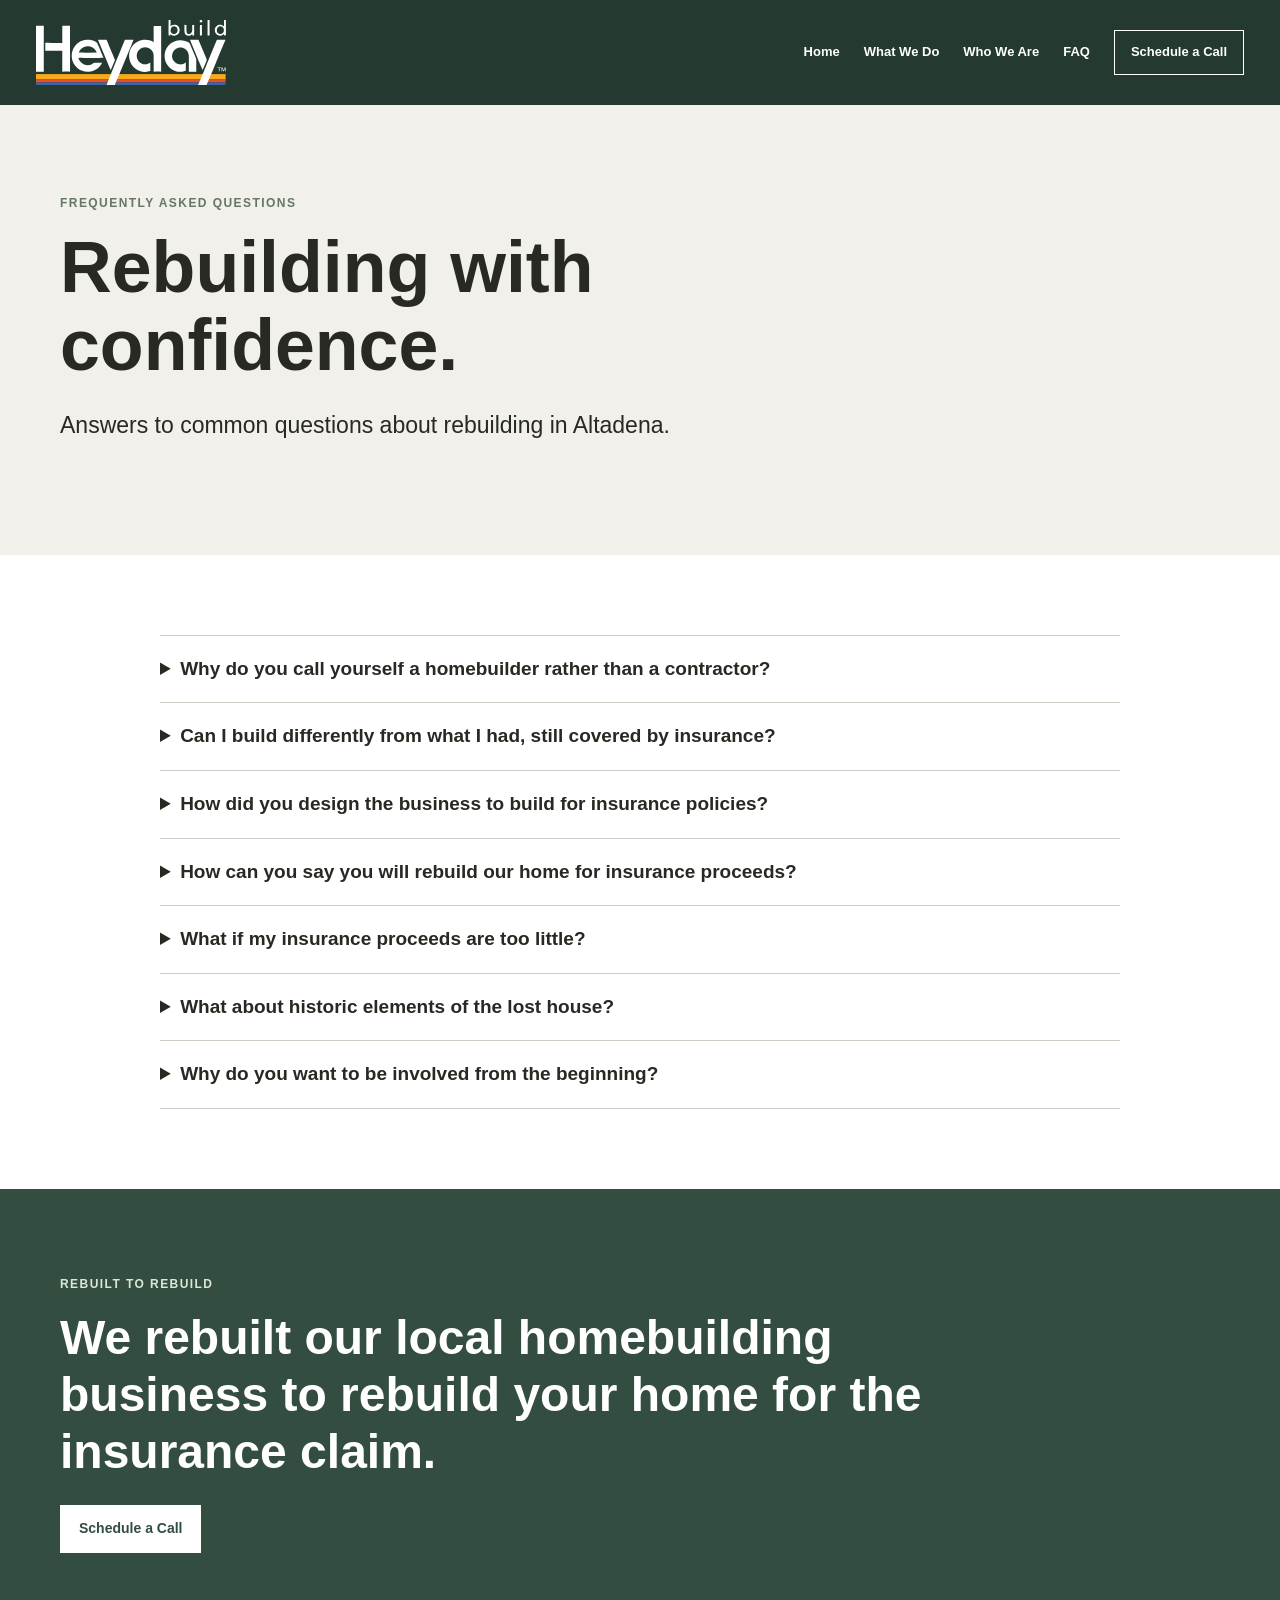
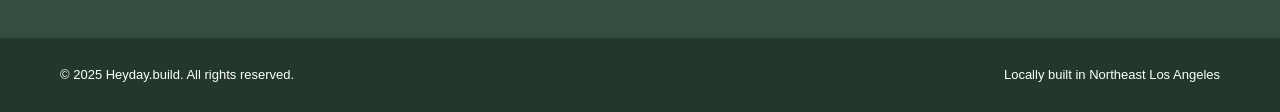
<file: faq.html>
<!doctype html><html lang="en"><head><meta charset="utf-8"><meta name="viewport" content="width=device-width,initial-scale=1"><meta name="description" content="HeyDay Build — rebuilding homes in Altadena, California."><title>FAQ | HeyDay Build</title><link rel="stylesheet" href="styles.css"></head><body><header><nav><a class="brand logo-link" href="/" aria-label="Heyday Build home"><img src="images/heyday-build-logo.svg" alt="Heyday Build" width="540" height="185"></a><div class="links"><a href="index.html">Home</a><a href="what-we-do.html">What We Do</a><a href="who-we-are.html">Who We Are</a><a href="faq.html">FAQ</a><a class="button" href="https://calendly.com/hardy-heyday-build/call-with-hardy">Schedule a Call</a></div></nav></header><main><div class="hero"><div class="wrap"><div class="eyebrow">Frequently Asked Questions</div><h1>Rebuilding with confidence.</h1><p>Answers to common questions about rebuilding in Altadena.</p></div></div><section><div class="wrap faq"><details><summary>Why do you call yourself a homebuilder rather than a contractor?</summary><p>Homebuilders are responsible for the entire development process, while contractors generally focus on construction. HeyDay works from planning and design through budgeting, permits, construction and delivery.</p></details><details><summary>Can I build differently from what I had, still covered by insurance?</summary><p>There may be opportunities to improve your original house while staying within applicable rebuilding rules. The specifics depend on the project and insurance policy.</p></details><details><summary>How did you design the business to build for insurance policies?</summary><p>We combined our local building experience with insurance estimating, customer service, software and consistent production planning to build high-quality homes at workable costs.</p></details><details><summary>How can you say you will rebuild our home for insurance proceeds?</summary><p>We develop detailed estimates using insurance-industry costing methods and work to align construction scope, selections and pricing with the available budget. Coverage and final amounts must be evaluated case by case.</p></details><details><summary>What if my insurance proceeds are too little?</summary><p>We evaluate the scope and estimate early and work with the homeowner and insurance specialists to understand what can be built and where gaps may remain.</p></details><details><summary>What about historic elements of the lost house?</summary><p>Historic details may require specialty trades and separate estimating. Our prior work includes restoration of a historic synagogue.</p></details><details><summary>Why do you want to be involved from the beginning?</summary><p>Early involvement lets the team coordinate design decisions, permitting, budget and construction planning before expensive commitments are made.</p></details></div></section></main><section class="cta"><div class="wrap"><div class="eyebrow" style="color:#dce7d8">ReBuilt to ReBuild</div><h2>We rebuilt our local homebuilding business to rebuild your home for the insurance claim.</h2><a class="button" href="https://calendly.com/hardy-heyday-build/call-with-hardy">Schedule a Call</a></div></section><footer><div class="wrap"><span>© 2025 Heyday.build. All rights reserved.</span><span>Locally built in Northeast Los Angeles</span></div></footer></body></html>
</file>
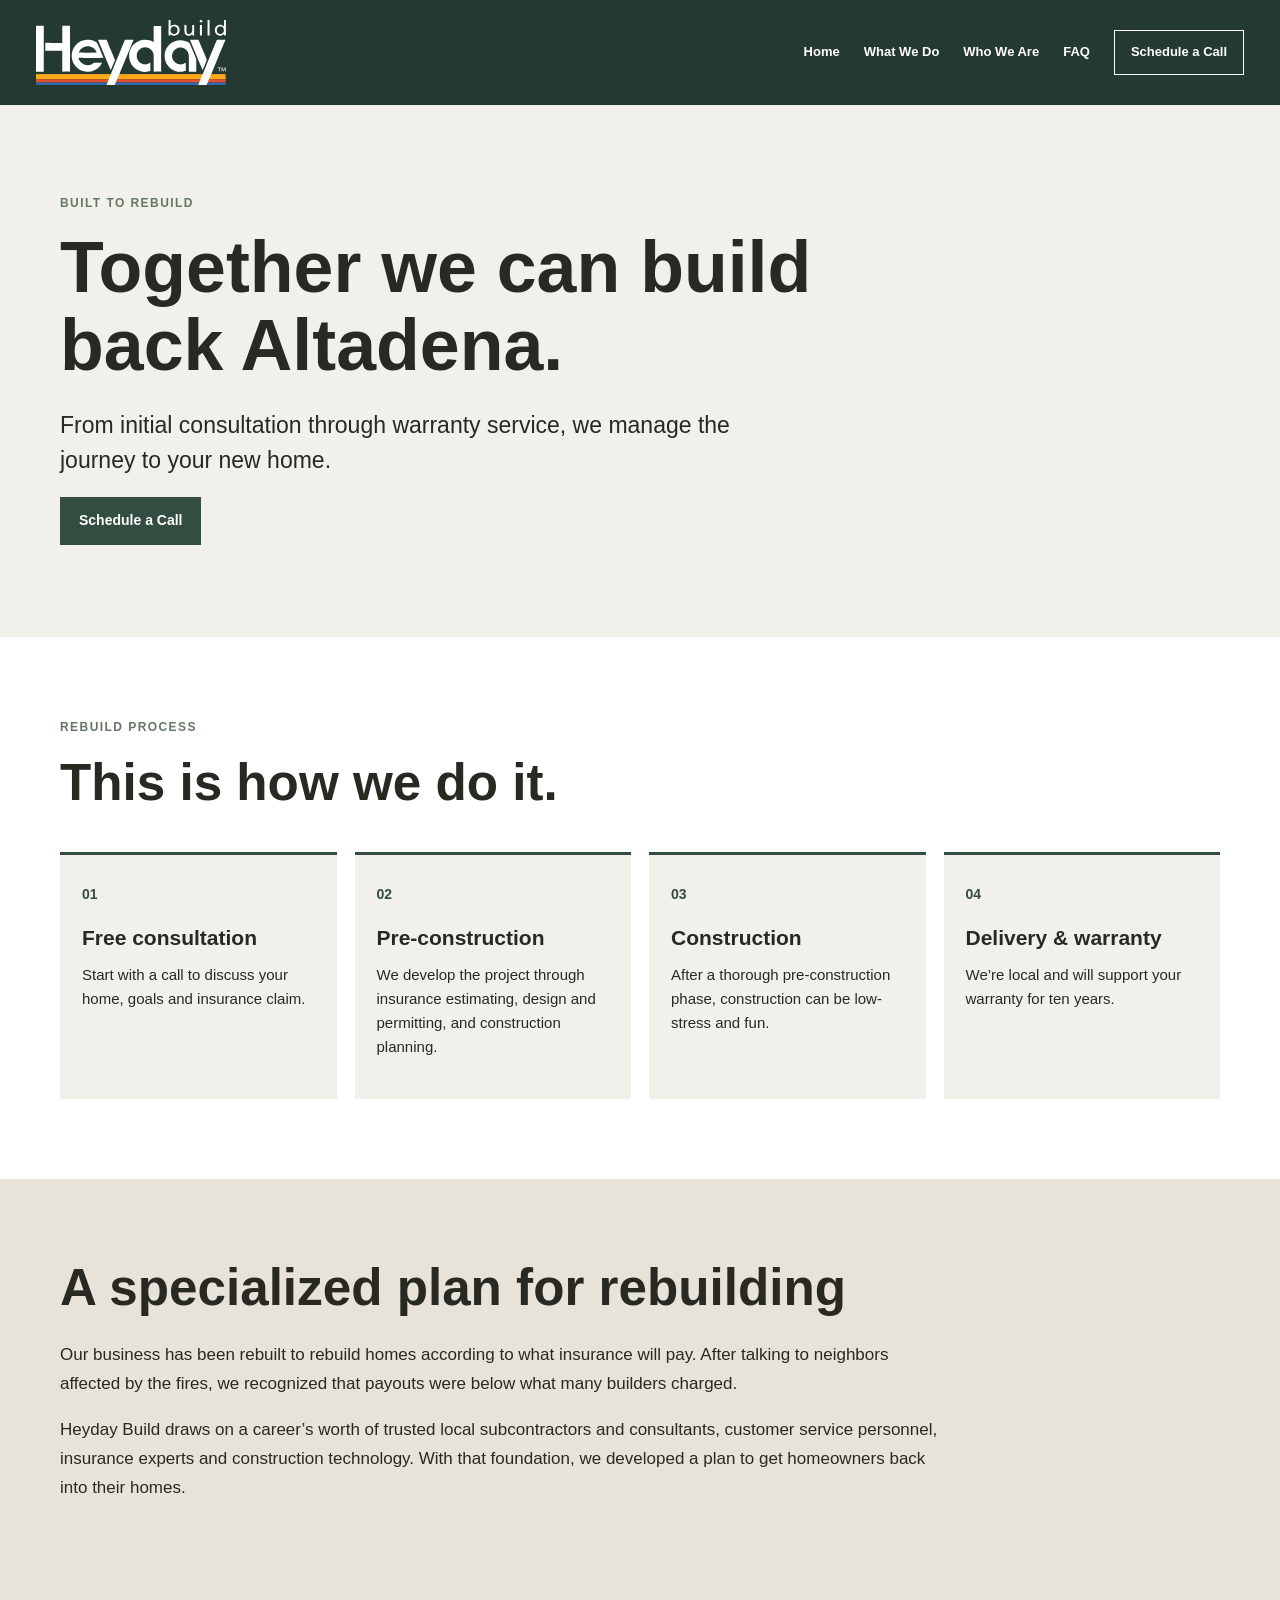
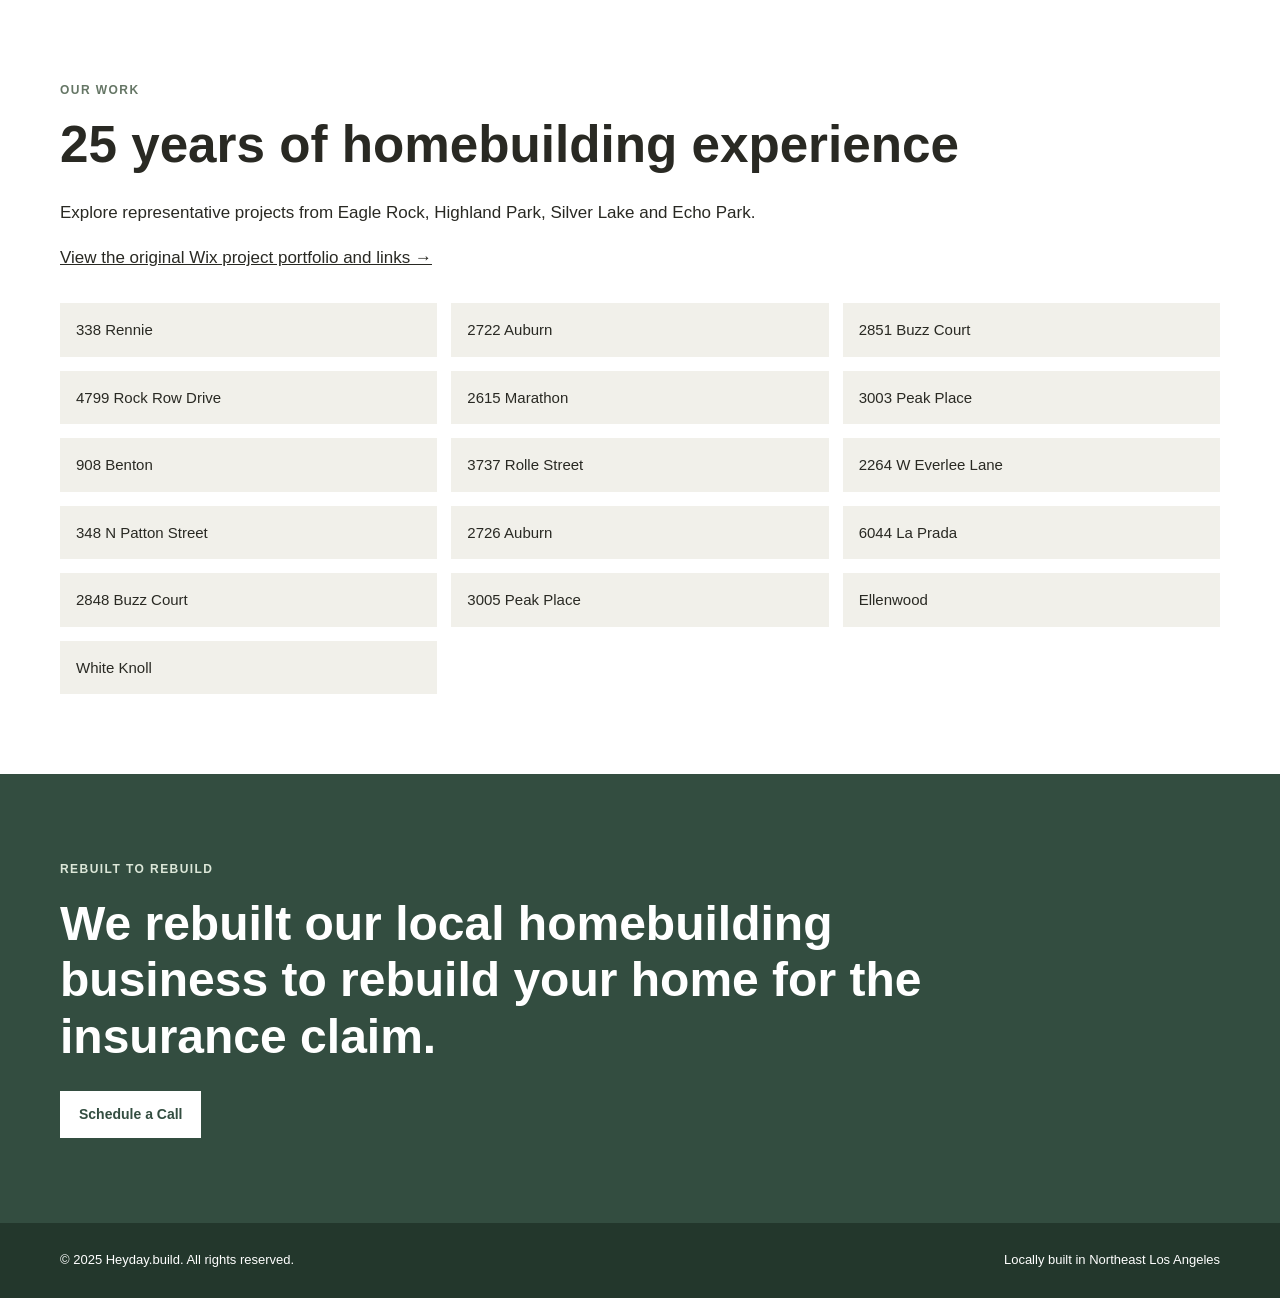
<file: what-we-do.html>
<!doctype html><html lang="en"><head><meta charset="utf-8"><meta name="viewport" content="width=device-width,initial-scale=1"><meta name="description" content="HeyDay Build — rebuilding homes in Altadena, California."><title>What We Do | HeyDay Build</title><link rel="stylesheet" href="styles.css"></head><body><header><nav><a class="brand logo-link" href="/" aria-label="Heyday Build home"><img src="images/heyday-build-logo.svg" alt="Heyday Build" width="540" height="185"></a><div class="links"><a href="index.html">Home</a><a href="what-we-do.html">What We Do</a><a href="who-we-are.html">Who We Are</a><a href="faq.html">FAQ</a><a class="button" href="https://calendly.com/hardy-heyday-build/call-with-hardy">Schedule a Call</a></div></nav></header><main><div class="hero"><div class="wrap"><div class="eyebrow">Built to Rebuild</div><h1>Together we can build back Altadena.</h1><p>From initial consultation through warranty service, we manage the journey to your new home.</p><a class="button" href="https://calendly.com/hardy-heyday-build/call-with-hardy">Schedule a Call</a></div></div>
<section><div class="wrap"><div class="eyebrow">Rebuild Process</div><h2>This is how we do it.</h2><div class="steps"><div class="step"><b>01</b><h3>Free consultation</h3><p>Start with a call to discuss your home, goals and insurance claim.</p></div><div class="step"><b>02</b><h3>Pre-construction</h3><p>We develop the project through insurance estimating, design and permitting, and construction planning.</p></div><div class="step"><b>03</b><h3>Construction</h3><p>After a thorough pre-construction phase, construction can be low-stress and fun.</p></div><div class="step"><b>04</b><h3>Delivery & warranty</h3><p>We’re local and will support your warranty for ten years.</p></div></div></div></section>
<section class="alt"><div class="wrap"><h2>A specialized plan for rebuilding</h2><p>Our business has been rebuilt to rebuild homes according to what insurance will pay. After talking to neighbors affected by the fires, we recognized that payouts were below what many builders charged.</p><p>Heyday Build draws on a career’s worth of trusted local subcontractors and consultants, customer service personnel, insurance experts and construction technology. With that foundation, we developed a plan to get homeowners back into their homes.</p></div></section>
<section id="experience"><div class="wrap"><div class="eyebrow">Our work</div><h2>25 years of homebuilding experience</h2><p>Explore representative projects from Eagle Rock, Highland Park, Silver Lake and Echo Park.</p><p><a href="https://www.yourheyday.com/what-we-do" target="_blank" rel="noopener">View the original Wix project portfolio and links →</a></p><div class="gridlinks"><span>338 Rennie</span><span>2722 Auburn</span><span>2851 Buzz Court</span><span>4799 Rock Row Drive</span><span>2615 Marathon</span><span>3003 Peak Place</span><span>908 Benton</span><span>3737 Rolle Street</span><span>2264 W Everlee Lane</span><span>348 N Patton Street</span><span>2726 Auburn</span><span>6044 La Prada</span><span>2848 Buzz Court</span><span>3005 Peak Place</span><span>Ellenwood</span><span>White Knoll</span></div></div></section></main><section class="cta"><div class="wrap"><div class="eyebrow" style="color:#dce7d8">ReBuilt to ReBuild</div><h2>We rebuilt our local homebuilding business to rebuild your home for the insurance claim.</h2><a class="button" href="https://calendly.com/hardy-heyday-build/call-with-hardy">Schedule a Call</a></div></section><footer><div class="wrap"><span>© 2025 Heyday.build. All rights reserved.</span><span>Locally built in Northeast Los Angeles</span></div></footer></body></html>
</file>
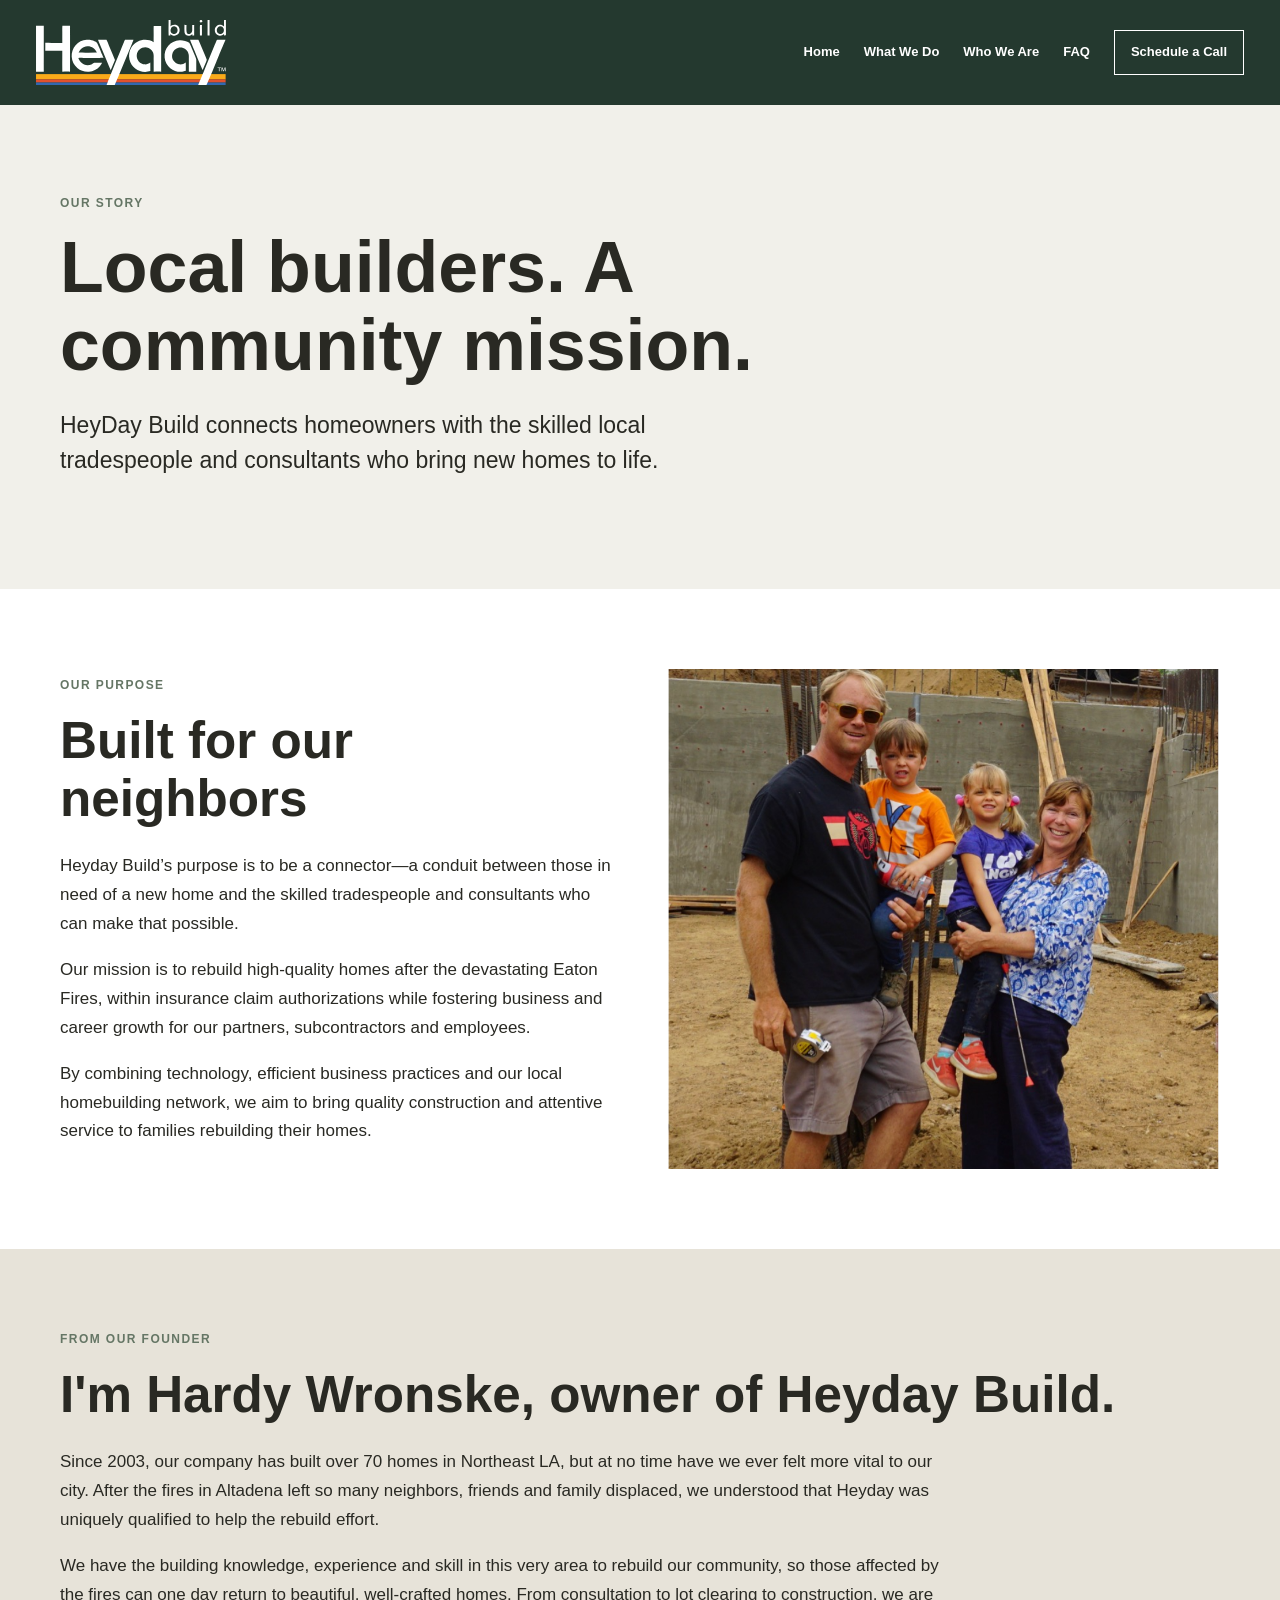
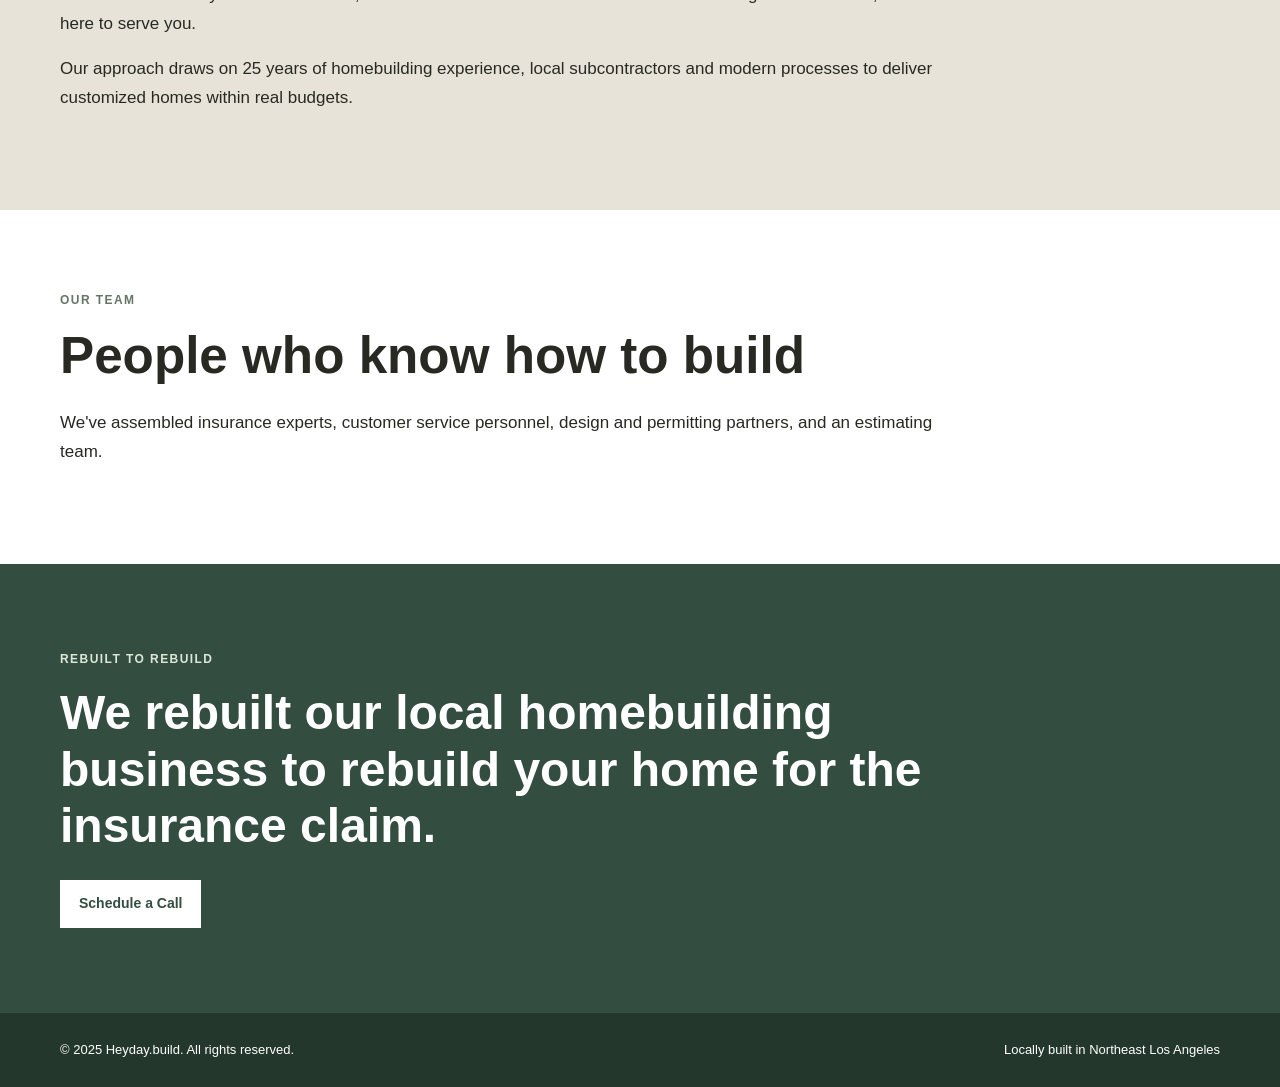
<file: who-we-are.html>
<!doctype html><html lang="en"><head><meta charset="utf-8"><meta name="viewport" content="width=device-width,initial-scale=1"><meta name="description" content="HeyDay Build — rebuilding homes in Altadena, California."><title>Who We Are | HeyDay Build</title><link rel="stylesheet" href="styles.css"></head><body><header><nav><a class="brand logo-link" href="/" aria-label="Heyday Build home"><img src="images/heyday-build-logo.svg" alt="Heyday Build" width="540" height="185"></a><div class="links"><a href="index.html">Home</a><a href="what-we-do.html">What We Do</a><a href="who-we-are.html">Who We Are</a><a href="faq.html">FAQ</a><a class="button" href="https://calendly.com/hardy-heyday-build/call-with-hardy">Schedule a Call</a></div></nav></header><main><div class="hero"><div class="wrap"><div class="eyebrow">Our Story</div><h1>Local builders. A community mission.</h1><p>HeyDay Build connects homeowners with the skilled local tradespeople and consultants who bring new homes to life.</p></div></div>
<section><div class="wrap split"><div><div class="eyebrow">Our purpose</div><h2>Built for our neighbors</h2><p>Heyday Build’s purpose is to be a connector—a conduit between those in need of a new home and the skilled tradespeople and consultants who can make that possible.</p><p>Our mission is to rebuild high-quality homes after the devastating Eaton Fires, within insurance claim authorizations while fostering business and career growth for our partners, subcontractors and employees.</p><p>By combining technology, efficient business practices and our local homebuilding network, we aim to bring quality construction and attentive service to families rebuilding their homes.</p></div><img src="images/heyday-family.png" alt="HeyDay family and construction" loading="lazy"></div></section>
<section class="alt"><div class="wrap"><div class="eyebrow">From our founder</div><h2>I'm Hardy Wronske, owner of Heyday Build.</h2><p>Since 2003, our company has built over 70 homes in Northeast LA, but at no time have we ever felt more vital to our city. After the fires in Altadena left so many neighbors, friends and family displaced, we understood that Heyday was uniquely qualified to help the rebuild effort.</p><p>We have the building knowledge, experience and skill in this very area to rebuild our community, so those affected by the fires can one day return to beautiful, well-crafted homes. From consultation to lot clearing to construction, we are here to serve you.</p><p>Our approach draws on 25 years of homebuilding experience, local subcontractors and modern processes to deliver customized homes within real budgets.</p></div></section><section><div class="wrap"><div class="eyebrow">Our team</div><h2>People who know how to build</h2><p>We've assembled insurance experts, customer service personnel, design and permitting partners, and an estimating team.</p></div></section></main><section class="cta"><div class="wrap"><div class="eyebrow" style="color:#dce7d8">ReBuilt to ReBuild</div><h2>We rebuilt our local homebuilding business to rebuild your home for the insurance claim.</h2><a class="button" href="https://calendly.com/hardy-heyday-build/call-with-hardy">Schedule a Call</a></div></section><footer><div class="wrap"><span>© 2025 Heyday.build. All rights reserved.</span><span>Locally built in Northeast Los Angeles</span></div></footer></body></html>
</file>
<file: styles.css>
:root{--ink:#292923;--sage:#334d40;--cream:#f1f0ea;--sand:#e7e3d9}*{box-sizing:border-box}html{scroll-behavior:smooth}body{margin:0;color:var(--ink);background:#fff;font:17px/1.7 Arial,Helvetica,sans-serif}a{color:inherit}img{display:block;width:100%;height:100%;object-fit:cover}h1,h2,p{margin-top:0}.site-header{background:#fff;border-bottom:1px solid #e8e6e0;position:relative;z-index:5}.top{max-width:1280px;margin:auto;padding:20px 36px;display:flex;justify-content:space-between;align-items:center;gap:28px}.wordmark{font-weight:800;font-size:27px;text-decoration:none;letter-spacing:-.06em;white-space:nowrap}.wordmark span{font-weight:400}.navlinks{display:flex;align-items:center;gap:26px}.navlinks a{text-decoration:none;font-size:12px;letter-spacing:.08em;font-weight:700}.navlinks a:hover,.navlinks a.active{text-decoration:underline;text-underline-offset:6px}.navlinks .nav-cta{padding:11px 17px;border:1px solid #263d31;text-decoration:none}.menu-toggle{display:none}.intro{background:var(--cream)}.intro-inner{max-width:1440px;margin:auto;min-height:635px;display:grid;grid-template-columns:1.05fr .95fr}.intro-copy{padding:90px clamp(30px,6vw,112px) 75px;align-self:center}.overline{font-size:12px;letter-spacing:.15em;font-weight:700;text-transform:uppercase;color:#5d665e;margin-bottom:20px}.intro h1{font-size:clamp(50px,5.8vw,91px);line-height:1.02;letter-spacing:-.055em;font-weight:700;margin:0 0 28px}.intro h1 em{font-style:normal;color:#667961}.intro p{max-width:570px;font-size:19px;line-height:1.6}.intro p.lead{font-weight:700;font-size:23px;line-height:1.38}.intro-image{min-height:575px;overflow:hidden}.intro-image img{object-position:50% 44%}.btn{display:inline-flex;gap:40px;justify-content:space-between;align-items:center;margin-top:22px;background:var(--sage);color:white;text-decoration:none;padding:14px 24px;font-size:14px;font-weight:700}.btn:hover{background:#1e3327}.feature{padding:90px 36px}.feature-white{background:white}.feature-tan{background:var(--sand)}.feature-inner{max-width:1180px;margin:auto;display:grid;grid-template-columns:1fr 1fr;align-items:center;gap:clamp(38px,6vw,110px)}.feature-inner.reverse .photo{order:2}.feature-inner.reverse .copy{order:1}.photo{height:460px;overflow:hidden}.copy{max-width:490px}.copy h2{font-size:clamp(42px,4.6vw,67px);line-height:1.05;letter-spacing:-.045em;margin:0 0 28px;font-weight:600}.copy p{font-size:17px;line-height:1.75;margin-bottom:17px}.text-link{display:inline-block;font-weight:700;font-size:15px;text-decoration:none;border-bottom:2px solid currentColor;margin-top:15px;padding-bottom:5px}.text-link span{padding-left:16px}.testimonials{background:#f8f7f3;padding:100px 35px}.contained{max-width:1160px;margin:0 auto}.quote-grid{display:grid;grid-template-columns:repeat(2,1fr);gap:50px 80px}.quote-grid blockquote{margin:0;padding:24px 0;border-top:1px solid #9caa9e}.quote-grid blockquote p{font-size:clamp(20px,2.2vw,29px);line-height:1.45}.quote-grid footer{font-size:13px;color:#66736a}.end-cta{padding:105px 35px;background:var(--sage);color:white;text-align:center}.end-cta p{font-size:19px;max-width:650px;margin:0 auto 20px}.end-cta h2{font-size:clamp(46px,6vw,77px);letter-spacing:-.04em;line-height:1.06;margin-bottom:24px}.btn.light{background:white;color:var(--sage)}.site-footer{background:#23372c;color:white;text-align:center;padding:25px;font-size:12px}.menu-toggle{border:0;background:transparent;color:inherit;font:700 13px Arial;cursor:pointer}@media(max-width:950px){.top{padding:16px 22px;flex-wrap:wrap}.menu-toggle{display:block}.navlinks{display:none;width:100%;flex-direction:column;align-items:flex-start;gap:15px}.navlinks.open{display:flex}.intro-inner{grid-template-columns:1fr}.intro-image{height:480px;min-height:0}.intro-copy{padding:65px 30px}.feature-inner{gap:35px}.photo{height:370px}}@media(max-width:650px){.feature{padding:60px 22px}.feature-inner{grid-template-columns:1fr}.feature-inner.reverse .photo{order:0}.feature-inner.reverse .copy{order:1}.copy h2{font-size:43px}.photo{height:290px}.intro-image{height:390px}.quote-grid{grid-template-columns:1fr;gap:20px}.testimonials{padding:65px 24px}.intro h1{font-size:58px}.intro p{font-size:17px}}

/* Interior pages: FAQ, What We Do, Who We Are.
   Scoped so the homepage's existing layout remains unchanged. */
body > header:not(.site-header){background:#fff;border-bottom:1px solid #e8e6e0;position:relative;z-index:5}
body > header:not(.site-header) nav{max-width:1280px;margin:auto;padding:20px 36px;display:flex;justify-content:space-between;align-items:center;gap:28px}
body > header:not(.site-header) .brand{font-size:25px;font-weight:800;text-decoration:none;letter-spacing:0}
body > header:not(.site-header) .links{display:flex;flex-wrap:wrap;align-items:center;gap:24px}
body > header:not(.site-header) .links a{font-size:13px;font-weight:700;text-decoration:none}
body > header:not(.site-header) .links a:hover{text-decoration:underline;text-underline-offset:5px}
body > header:not(.site-header) .links .button{border:1px solid var(--sage);padding:10px 16px}
.wrap{width:min(100% - 72px,1160px);margin-inline:auto}
.hero{padding:88px 0 92px;background:var(--cream)}
.eyebrow{color:#657665;text-transform:uppercase;letter-spacing:.12em;font-weight:700;font-size:12px;margin-bottom:16px}
.hero h1{font-size:clamp(42px,5.6vw,76px);line-height:1.08;max-width:920px;margin-bottom:24px}
.hero p{font-size:clamp(18px,2vw,23px);line-height:1.5;max-width:720px;margin-bottom:20px}
body > main > section:not(.intro):not(.feature):not(.testimonials):not(.end-cta){padding:80px 0}
body > main > section.alt{background:var(--sand)}
body > main > section h2{font-size:clamp(32px,4vw,52px);line-height:1.14;margin-bottom:24px}
body > main > section .wrap > p{max-width:880px}
.button{display:inline-block;padding:12px 19px;background:var(--sage);color:#fff;text-decoration:none;font-size:14px;font-weight:700}
.button:hover{background:#1e3327}
.steps{display:grid;grid-template-columns:repeat(4,minmax(0,1fr));gap:18px;margin-top:40px}
.step{padding:25px 22px;background:var(--cream);border-top:3px solid var(--sage)}
.step b{color:var(--sage);font-size:14px}
.step h3{margin:16px 0 12px;font-size:21px;line-height:1.25}
.step p{font-size:15px;line-height:1.6}
.split{display:grid;grid-template-columns:minmax(0,1fr) minmax(0,1fr);align-items:center;gap:55px}
.split img{height:auto;max-height:500px;aspect-ratio:1;object-fit:cover}
.gridlinks{display:grid;grid-template-columns:repeat(3,minmax(0,1fr));gap:14px;margin-top:30px}
.gridlinks span{padding:14px 16px;background:var(--cream);font-size:15px}
.faq{max-width:960px}
.faq details{border-bottom:1px solid #cccfc6;padding:20px 0}
.faq details:first-child{border-top:1px solid #cccfc6}
.faq summary{font-weight:700;font-size:19px;cursor:pointer;line-height:1.4;padding-right:15px}
.faq details p{margin:15px 24px 0 0;max-width:780px}
body > section.cta{padding:85px 0;background:var(--sage);color:#fff}
body > section.cta h2{font-size:clamp(30px,4vw,48px);line-height:1.18;max-width:900px;margin-bottom:25px}
body > section.cta .button{background:#fff;color:var(--sage)}
body > footer:not(.site-footer){background:#23372c;color:#fff;padding:26px 0;font-size:13px}
body > footer:not(.site-footer) .wrap{display:flex;justify-content:space-between;gap:20px;flex-wrap:wrap}
@media(max-width:950px){
 body > header:not(.site-header) nav{padding:18px 22px;flex-wrap:wrap}
 body > header:not(.site-header) .links{gap:15px}
 .steps{grid-template-columns:repeat(2,minmax(0,1fr))}
 .gridlinks{grid-template-columns:repeat(2,minmax(0,1fr))}
 .split{gap:30px}
}
@media(max-width:650px){
 .wrap{width:calc(100% - 44px)}
 body > header:not(.site-header) nav{align-items:flex-start;flex-direction:column;gap:12px}
 body > header:not(.site-header) .links{gap:12px 18px}
 body > header:not(.site-header) .links a{font-size:12px}
 .hero{padding:60px 0 65px}
 body > main > section:not(.intro):not(.feature):not(.testimonials):not(.end-cta){padding:55px 0}
 .steps,.gridlinks,.split{grid-template-columns:1fr}
 .split img{max-height:350px}
 body > section.cta{padding:60px 0}
}

/* Official Heyday white vector logo with integrated yellow/orange/blue stripes. */
.site-header,body > header:not(.site-header){background:#24392f;color:#fff;border-bottom:0}
.logo-link,.site-header .logo-link,body > header:not(.site-header) .logo-link{display:block;width:190px;max-width:42vw;flex:0 0 auto;line-height:0;text-decoration:none}
.logo-link img,.site-header .logo-link img,body > header:not(.site-header) .logo-link img{display:block;width:100%;height:auto;object-fit:contain}
.site-header .menu-toggle{color:#fff}
.site-header .navlinks .nav-cta,body > header:not(.site-header) .links .button{border-color:#fff;color:#fff;background:transparent}
@media(max-width:650px){.logo-link,.site-header .logo-link,body > header:not(.site-header) .logo-link{width:156px;max-width:55vw}}
</file>
